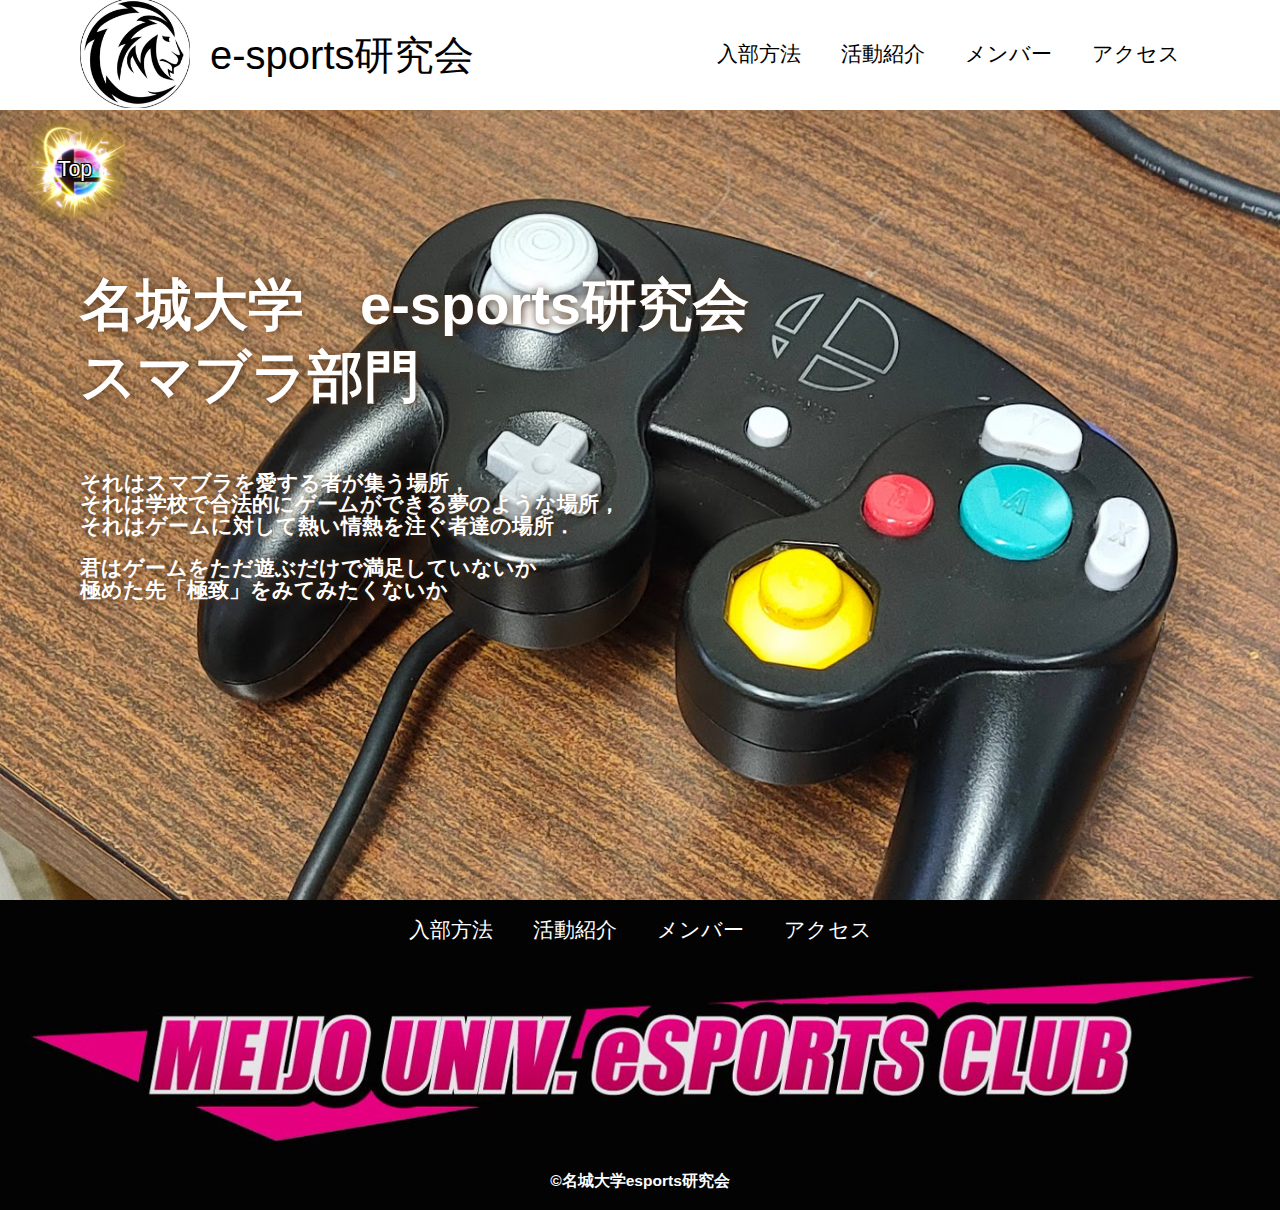
<file: index.html>
<!DOCTYPE html>
<html>
    <head>
        <meta charset="UTF-8">
        <title>名城大学esports研究会HP</title>
        <meta name="description" content="名城大学esports研究会HP">
        <meta name="viewport" content="width=device-width">
        <script src="https://ajax.googleapis.com/ajax/libs/jquery/1.11.0/jquery.min.js"></script>
        <script src="js/script.js"></script>
        <link href="css/index.css" rel="stylesheet">
        <link rel="preconnect" href="https://fonts.googleapis.com">
        <link rel="preconnect" href="https://fonts.gstatic.com" crossorigin>
        <link href="https://fonts.googleapis.com/css2?family=Noto+Sans+JP:wght@100..900&display=swap" rel="stylesheet">  
    </head>
    <body>
        <header class="header">
            <div class="header-inner">
                <a class="header-logo" href="index.html">
                    <img src="images/common/X_アイコン.jpg" alt="ロゴ">
                </a>
                <a class="header-text" href="index.html">
                    e-sports研究会
                </a>
                <button class="toggle-menu-button"></button>
                <div class="header-site-menu">
                    <nav class="site-menu">
                        <ul>
                            <li><a href="HowToJoin.html">入部方法</a></li>
                            <li><a href="concept.html">活動紹介</a></li>
                            <li><a href="members.html">メンバー</a></li>
                            <li><a href="access.html">アクセス</a></li>
                        </ul>
                    </nav>
                </div>
            </div>
        </header>
        <main class="main">
            
            <nav class="floating">
                <ul>
                    <li><a href="#">Top</a></li>
                </ul>
            </nav>
            <div class="space">
                <a>空白</a>
            </div>
            <div class="first-view">
                <div class="first-view-text">
                    <h1>
                        名城大学　e-sports研究会<br>
                        スマブラ部門
                    </h1>
                    <p></p>
                    <div class="lead">
                        それはスマブラを愛する者が集う場所，<br>
                        それは学校で合法的にゲームができる夢のような場所，<br>
                        それはゲームに対して熱い情熱を注ぐ者達の場所．<br><br>

                        君はゲームをただ遊ぶだけで満足していないか<br>
                        極めた先「極致」をみてみたくないか
                    </div>
                </div>
            </div>
        </main>
        <footer class="footer">
            <nav class="footer-menu">
                <ul>
                    <li><a href="HowToJoin.html">入部方法</a></li>
                    <li><a href="concept.html">活動紹介</a></li>
                    <li><a href="members.html">メンバー</a></li>
                    <li><a href="access.html">アクセス</a></li>
                </ul>
            </nav>
            <a class="footer-image-container" href="index.html">
                <img src="images/common/X_ヘッダー.jpg" alt="Footer Image" class="footer-image">
            </a>
            <p class="copyright"><small>&copy;名城大学esports研究会</small></p>
        </footer>
    </body>
</html>
</file>
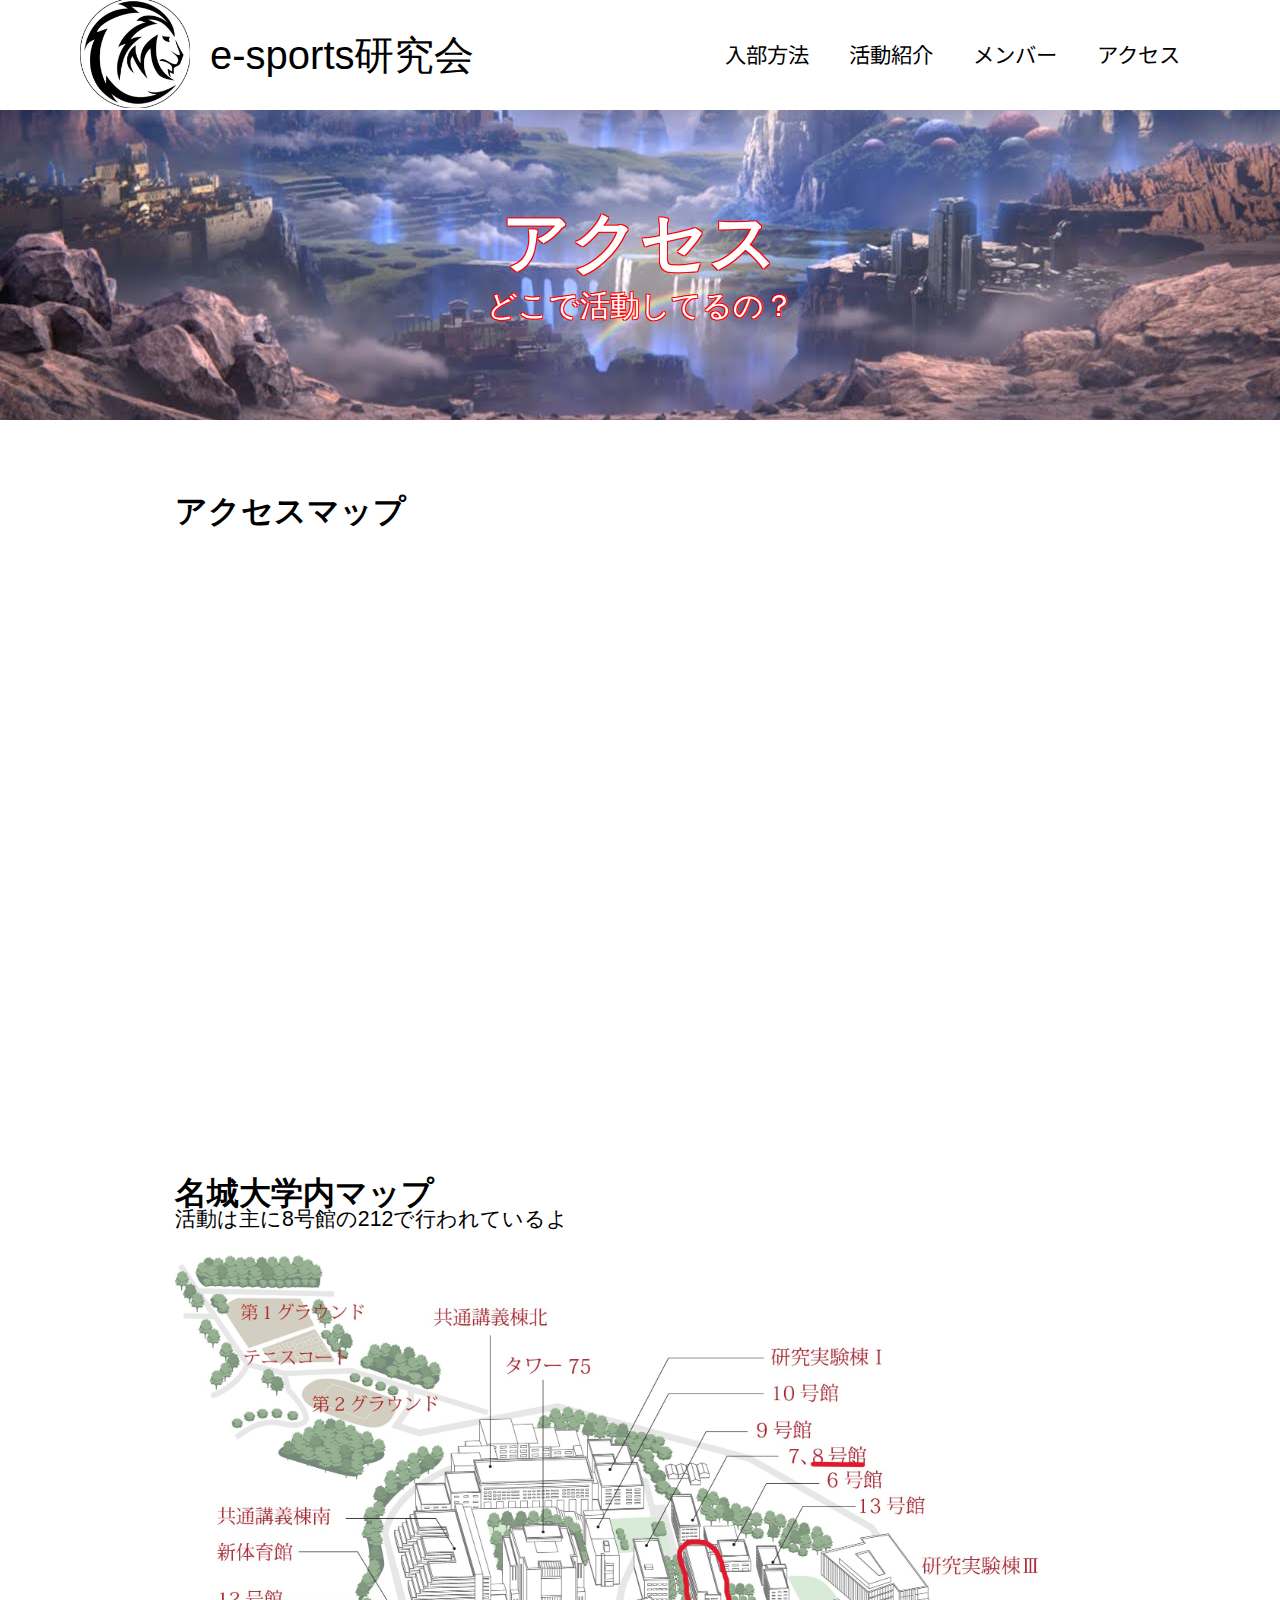
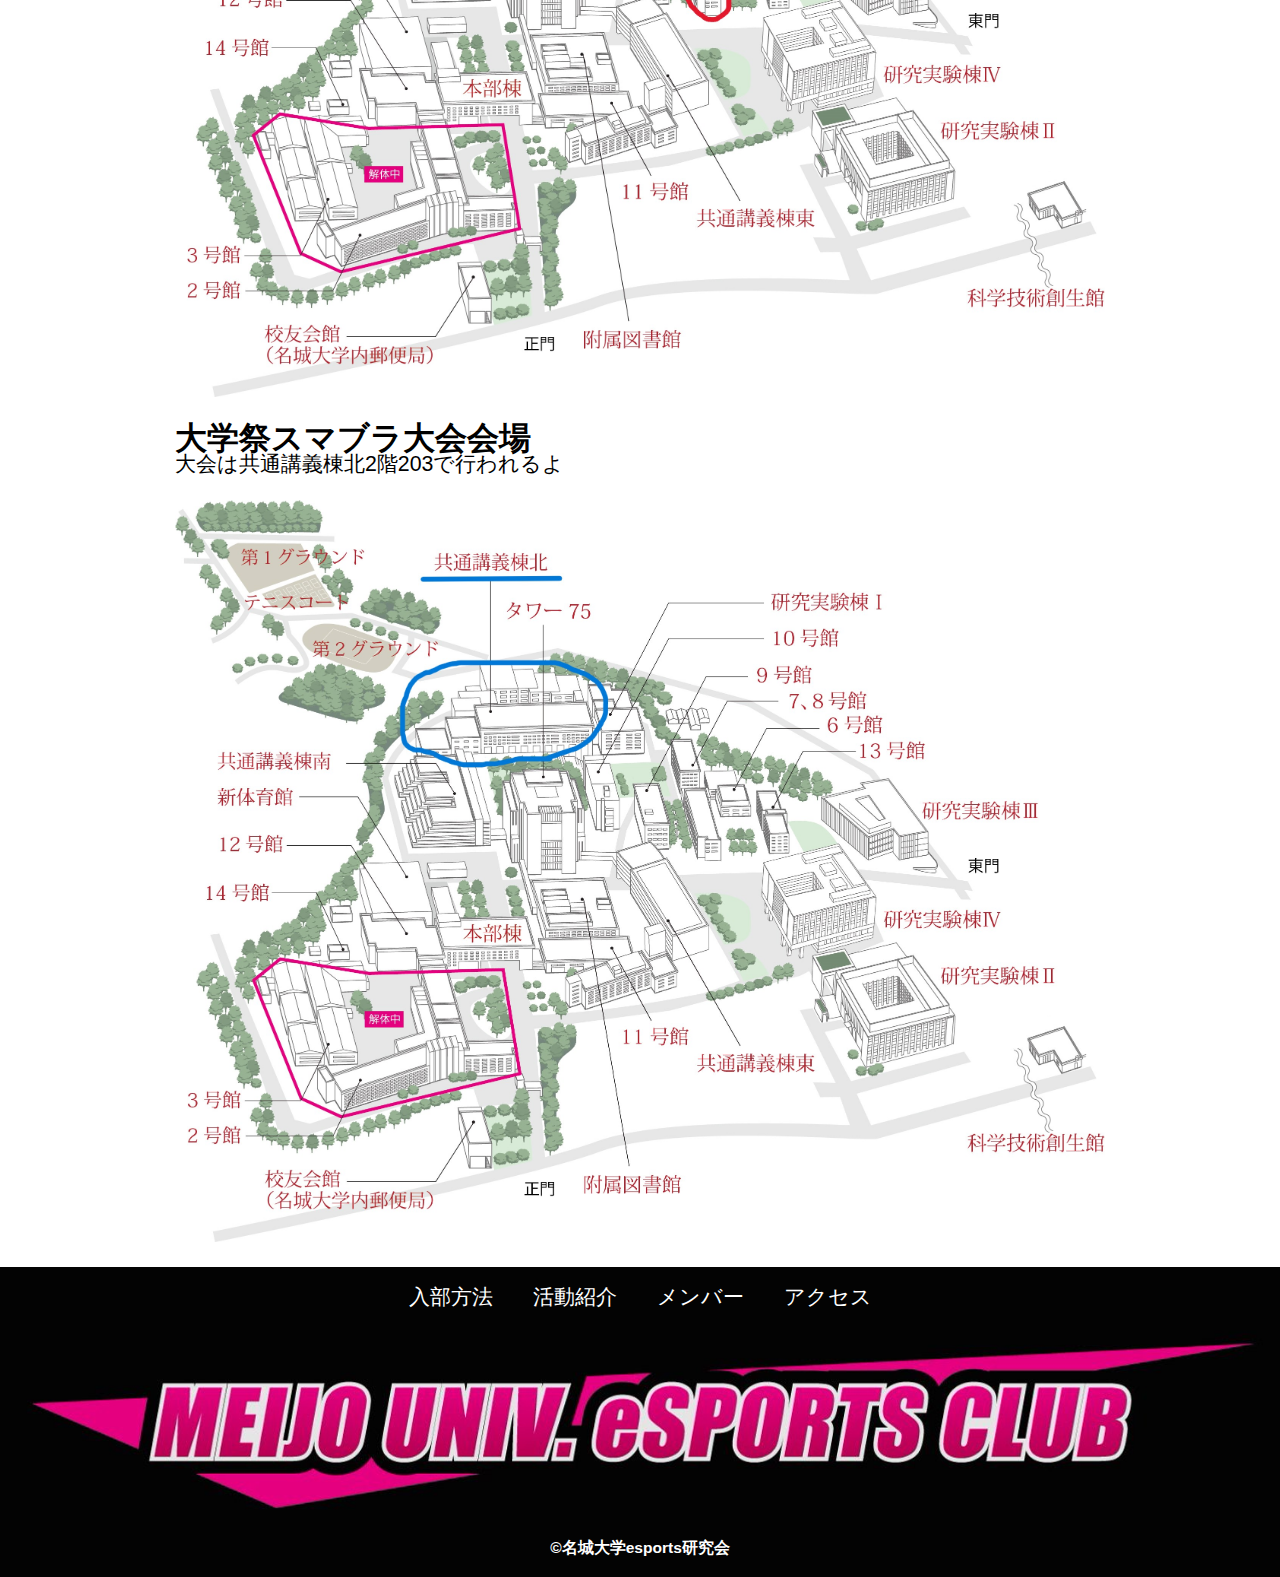
<file: access.html>
<!DOCTYPE html>
<html>
    <head>
        <meta charset="UTF-8">
        <title>アクセスマップ</title>
        <meta name="description" content="access map">
        <meta name="viewport" content="width=device-width">
        <script src="https://ajax.googleapis.com/ajax/libs/jquery/1.11.0/jquery.min.js"></script>
        <script src="js/script.js"></script>
        <link href="css/common.css" rel="stylesheet">
        <link href="css/access.css" rel="stylesheet">
        <link rel="preconnect" href="https://fonts.googleapis.com">
        <link rel="preconnect" href="https://fonts.gstatic.com" crossorigin>
        <link href="https://fonts.googleapis.com/css2?family=Noto+Sans+JP:wght@100..900&display=swap" rel="stylesheet">  
    </head>
    <body>
        <header class="header">
            <div class="header-inner">
                <a class="header-logo" href="index.html">
                    <img src="images/common/X_アイコン.jpg" alt="ロゴ">
                </a>
                <a class="header-text" href="index.html">
                    e-sports研究会
                </a>
                <button class="toggle-menu-button"></button>
                <div class="header-site-menu">
                    <nav class="site-menu">
                        <ul>
                            <li><a href="HowToJoin.html">入部方法</a></li>
                            <li><a href="concept.html">活動紹介</a></li>
                            <li><a href="members.html">メンバー</a></li>
                            <li><a href="access.html">アクセス</a></li>
                        </ul>
                    </nav>
                </div>
            </div>
        </header>
        <main class="main">
            <div class="title">
                <h1>アクセス</h1>
                <p>どこで活動してるの？</p>
            </div>
            <div class="map">
                <h2>アクセスマップ</h2>
                <iframe src="https://www.google.com/maps/embed?pb=!1m18!1m12!1m3!1d1631.4246070876834!2d136.9775551914382!3d35.135436215636744!2m3!1f0!2f0!3f0!3m2!1i1024!2i768!4f13.1!3m3!1m2!1s0x60037ad5058b80e9%3A0x3651df670b800f72!2z44CSNDY4LTAwNzMg5oSb55-l55yM5ZCN5Y-k5bGL5biC5aSp55m95Yy65aGp6Yec5Y-j77yR5LiB55uu77yU77yR77yR!5e0!3m2!1sja!2sjp!4v1687501724149!5m2!1sja!2sjp" style="border:0;" allowfullscreen="" loading="lazy" referrerpolicy="no-referrer-when-downgrade"></iframe>
                <h2>名城大学内マップ</h2>
                <a>活動は主に8号館の212で行われているよ</a>
                <img src="images/access/access.jpg" alt="map">
                <h2>大学祭スマブラ大会会場</h2>
                <a>大会は共通講義棟北2階203で行われるよ</a>
                <img src="images/access/access_gakusai.jpg" alt="map">
            </div>
        </main>
        <footer class="footer">
            <nav class="footer-menu">
                <ul>
                    <li><a href="HowToJoin.html">入部方法</a></li>
                    <li><a href="concept.html">活動紹介</a></li>
                    <li><a href="members.html">メンバー</a></li>
                    <li><a href="access.html">アクセス</a></li>
                </ul>
            </nav>
            <a class="footer-image-container" href="index.html">
                <img src="images/common/X_ヘッダー.jpg" alt="Footer Image" class="footer-image">
            </a>
            <p class="copyright"><small>&copy;名城大学esports研究会</small></p>
        </footer>
    </body>
</html>
</file>
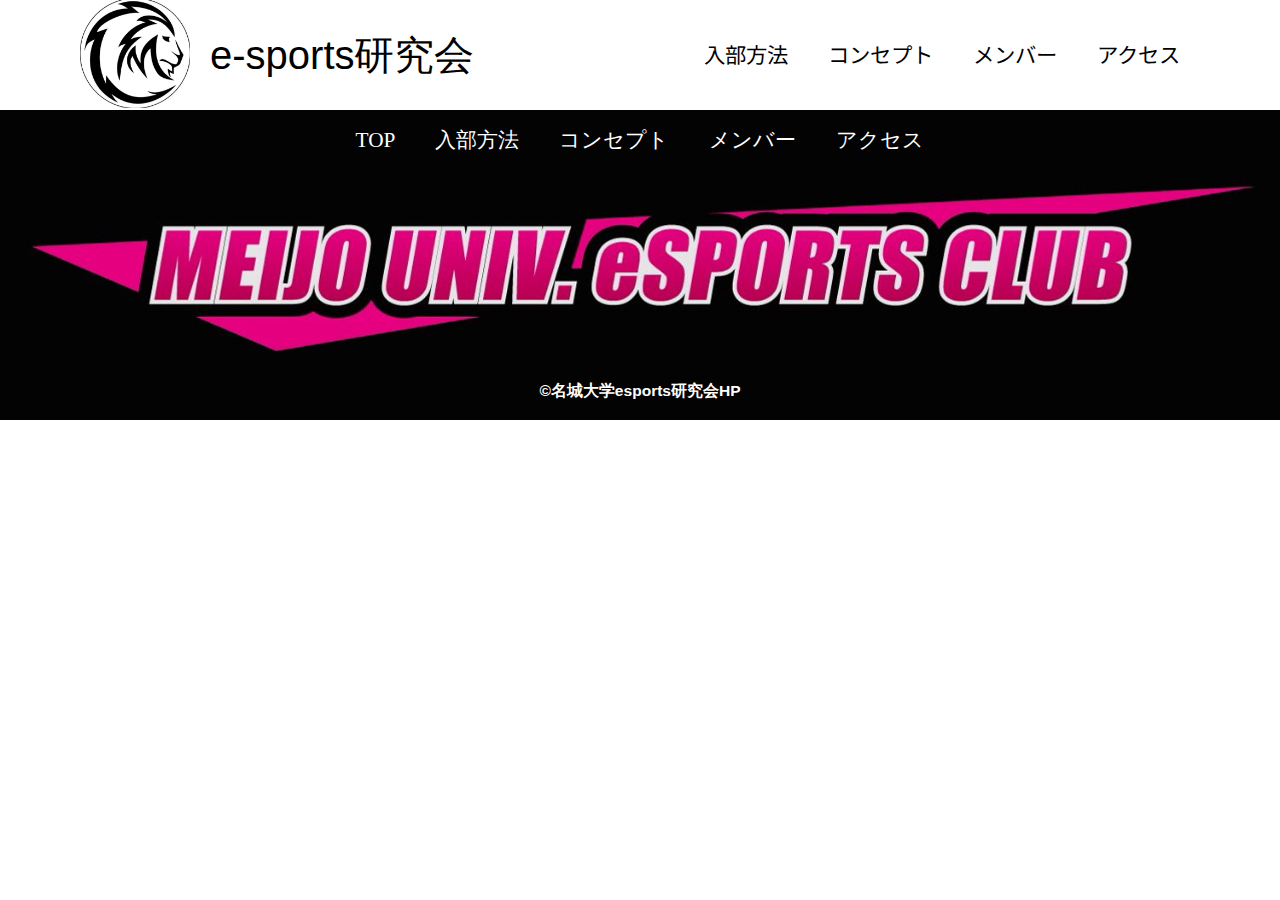
<file: common.html>
<!DOCTYPE html>
<html>
    <head>
        <meta charset="UTF-8">
        <title>名城大学esports研究会HP</title>
        <meta name="description" content="名城大学esports研究会HP">
        <meta name="viewport" content="width=device-width">
        <script src="https://ajax.googleapis.com/ajax/libs/jquery/1.11.0/jquery.min.js"></script>
        <script src="js/script.js"></script>
        <link href="css/common.css" rel="stylesheet">
        <link rel="preconnect" href="https://fonts.googleapis.com">
        <link rel="preconnect" href="https://fonts.gstatic.com" crossorigin>
        <link href="https://fonts.googleapis.com/css2?family=Noto+Sans+JP:wght@100..900&display=swap" rel="stylesheet"> 
    </head>
    <body>
        <header class="header">
            <div class="header-inner">
                <a class="header-logo" href="index.html">
                    <img src="images/common/X_アイコン.jpg" alt="ロゴ">
                </a>
                <a class="header-text" href="index.html">
                    e-sports研究会
                </a>
                <button class="toggle-menu-button"></button>
                <div class="header-site-menu">
                    <nav class="site-menu">
                        <ul>
                            <li><a href="HowToJoin.html">入部方法</a></li>
                            <li><a href="concept.html">コンセプト</a></li>
                            <li><a href="members.html">メンバー</a></li>
                            <li><a href="access.html">アクセス</a></li>
                        </ul>
                    </nav>
                </div>
            </div>
        </header>
        <main class="main"></main>
        <footer class="footer">
            <nav class="footer-menu">
                <ul>
                    <li><a href="index.html">TOP</a></li>
                    <li><a href="HowToJoin.html">入部方法</a></li>
                    <li><a href="concept.html">コンセプト</a></li>
                    <li><a href="members.html">メンバー</a></li>
                    <li><a href="access.html">アクセス</a></li>
                </ul>
            </nav>
            <p class="copyright"><small>&copy;名城大学esports研究会HP</small></p>
        </footer>
    </body>
</html>
</file>
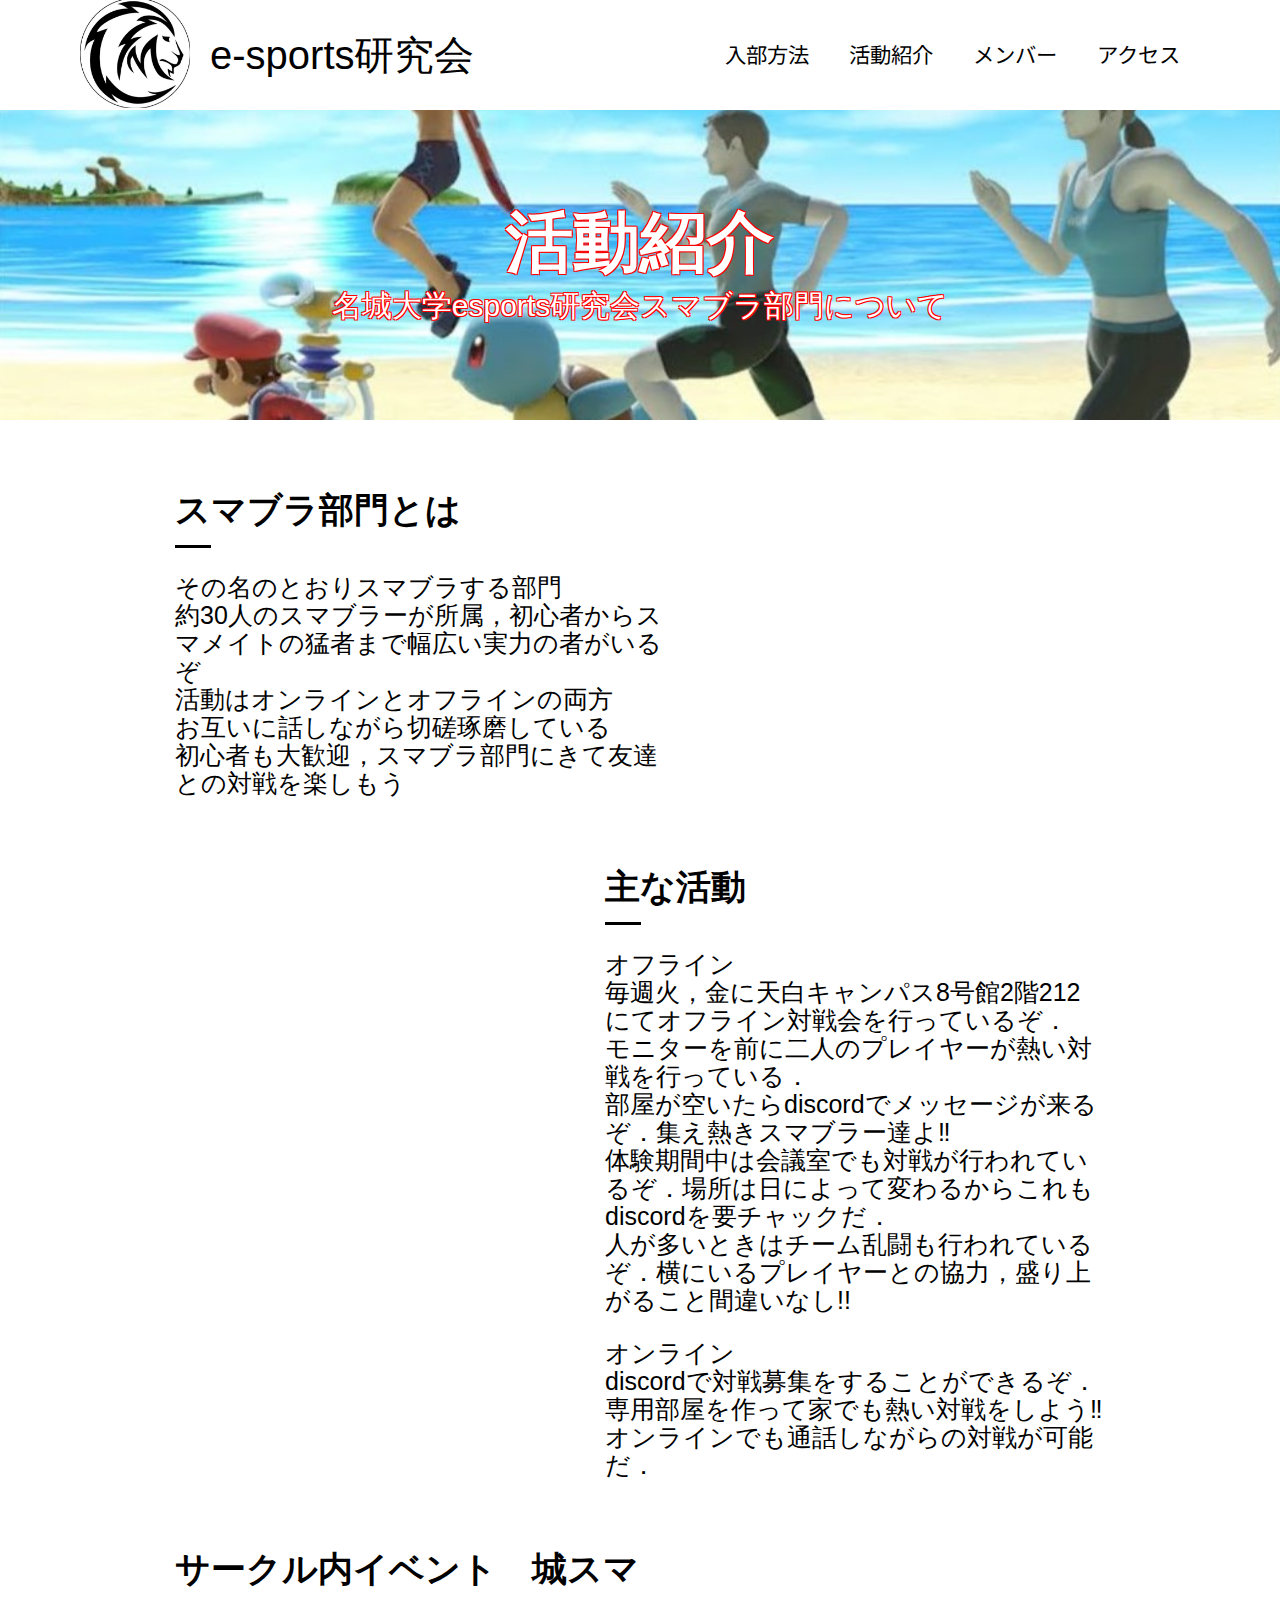
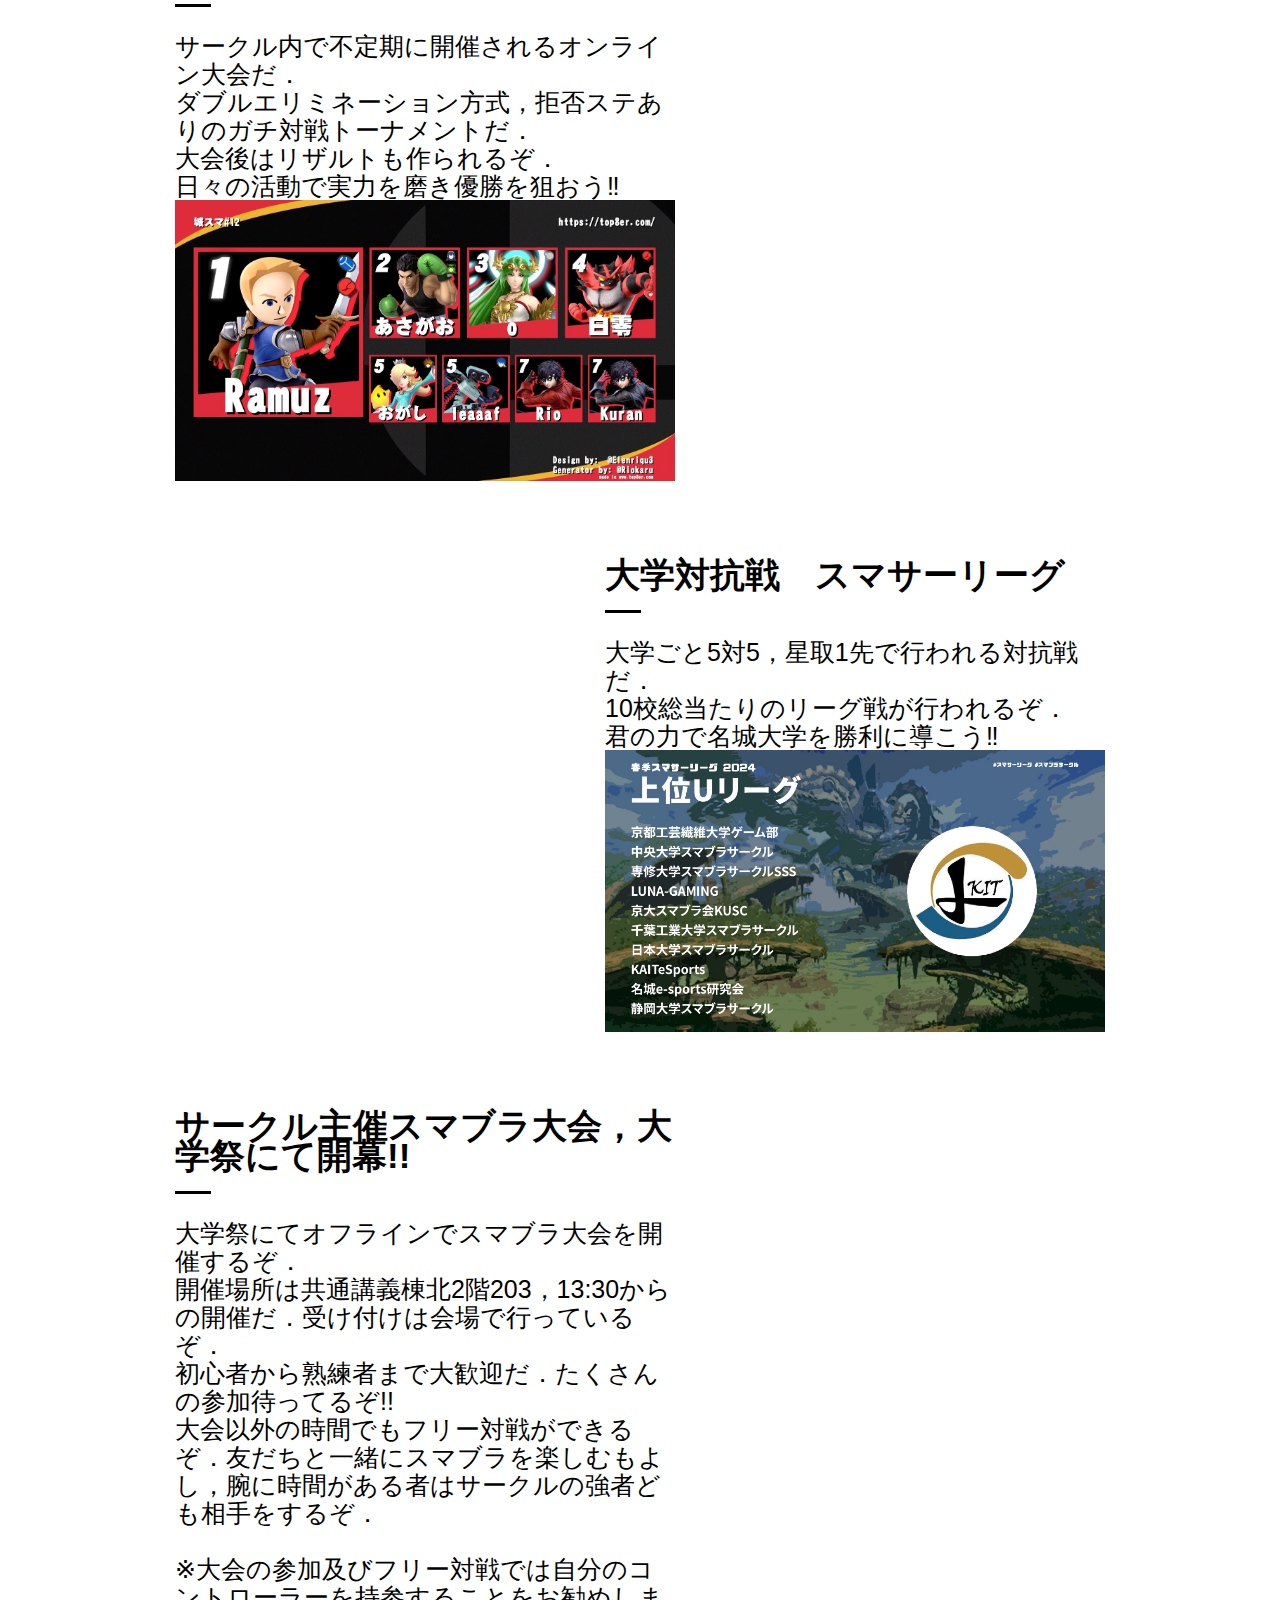
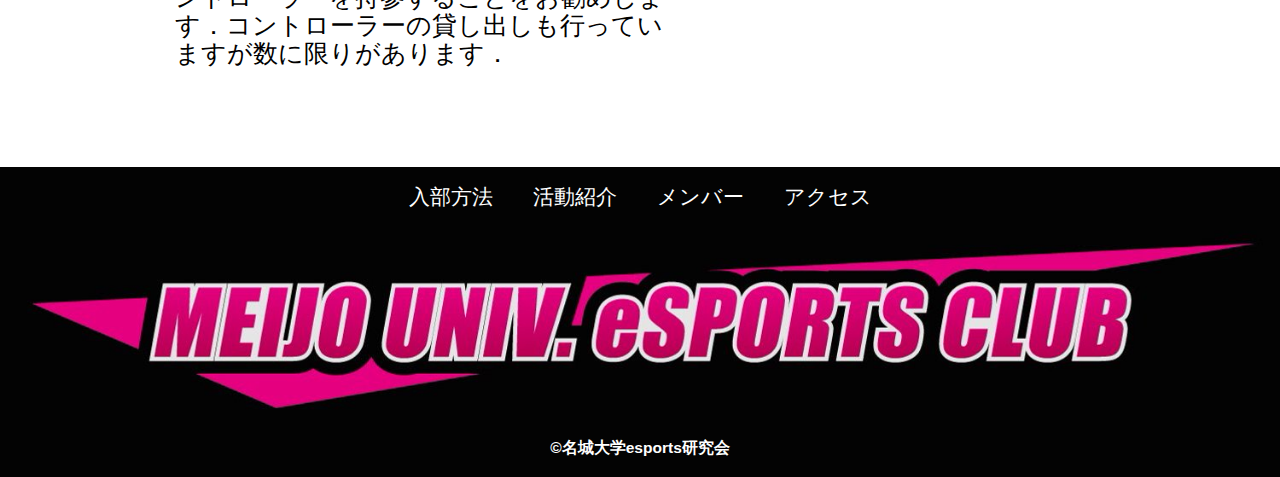
<file: concept.html>
<!DOCTYPE html>
<html>
    <head>
        <meta charset="UTF-8">
        <title>コンセプト</title>
        <meta name="description" content="名城大学esports研究会のコンセプト">
        <meta name="viewport" content="width=device-width">
        <script src="https://ajax.googleapis.com/ajax/libs/jquery/1.11.0/jquery.min.js"></script>
        <script src="js/script.js"></script>
        <link href="css/common.css" rel="stylesheet">
        <link href="css/concept.css" rel="stylesheet">
        <link rel="preconnect" href="https://fonts.googleapis.com">
        <link rel="preconnect" href="https://fonts.gstatic.com" crossorigin>
        <link href="https://fonts.googleapis.com/css2?family=Noto+Sans+JP:wght@100..900&display=swap" rel="stylesheet">
    </head>
    <body>
        <header class="header">
            <div class="header-inner">
                <a class="header-logo" href="index.html">
                    <img src="images/common/X_アイコン.jpg" alt="ロゴ">
                </a>
                <a class="header-text" href="index.html">
                    e-sports研究会
                </a>
                <button class="toggle-menu-button"></button>
                <div class="header-site-menu">
                    <nav class="site-menu">
                        <ul>
                            <li><a href="HowToJoin.html">入部方法</a></li>
                            <li><a href="concept.html">活動紹介</a></li>
                            <li><a href="members.html">メンバー</a></li>
                            <li><a href="access.html">アクセス</a></li>
                        </ul>
                    </nav>
                </div>
            </div>
        </header>
        <main class="main">
            <div class="title">
                <h1>活動紹介</h1>
                <p>名城大学esports研究会スマブラ部門について</p>
            </div>
            <div class="feature">
                <div class="feature-text">
                    <h2>スマブラ部門とは</h2>
                    <p>
                        その名のとおりスマブラする部門<br>
                        約30人のスマブラーが所属，初心者からスマメイトの猛者まで幅広い実力の者がいるぞ<br>
                        活動はオンラインとオフラインの両方<br>
                        お互いに話しながら切磋琢磨している<br>
                        初心者も大歓迎，スマブラ部門にきて友達との対戦を楽しもう
                    </p>
                </div>
            </div>
            <div class="feature reverse">
                <div class="feature-text">
                    <h2>主な活動</h2>
                    <p>
                        オフライン<br>
                        毎週火，金に天白キャンパス8号館2階212にてオフライン対戦会を行っているぞ．<br>
                        モニターを前に二人のプレイヤーが熱い対戦を行っている．<br>
                        部屋が空いたらdiscordでメッセージが来るぞ．集え熱きスマブラー達よ‼<br>
                        体験期間中は会議室でも対戦が行われているぞ．場所は日によって変わるからこれもdiscordを要チャックだ．<br>
                        人が多いときはチーム乱闘も行われているぞ．横にいるプレイヤーとの協力，盛り上がること間違いなし!!
                    </p>
                    <p>
                        オンライン<br>
                        discordで対戦募集をすることができるぞ．専用部屋を作って家でも熱い対戦をしよう‼<br>
                        オンラインでも通話しながらの対戦が可能だ．
                    </p>
                </div>
            </div>
            <div class="feature">
                <div class="feature-text">
                    <h2>サークル内イベント　城スマ</h2>
                    <p>
                        サークル内で不定期に開催されるオンライン大会だ．<br>
                        ダブルエリミネーション方式，拒否ステありのガチ対戦トーナメントだ．<br>
                        大会後はリザルトも作られるぞ．<br>
                        日々の活動で実力を磨き優勝を狙おう‼
                    </p>
                    <img src="images/concept/concept_result.jpg" alt="result" class="concept-img">
                </div>
            </div>
            <div class="feature reverse">
                <div class="feature-text">
                    <h2>大学対抗戦　スマサーリーグ</h2>
                    <p>
                        大学ごと5対5，星取1先で行われる対抗戦だ．<br>
                        10校総当たりのリーグ戦が行われるぞ．<br>
                        君の力で名城大学を勝利に導こう‼
                    </p> 
                    <img src="images/concept/concept_sumasa-.jpg" alt="sumasa" class="concept-img">
                </div>
            </div>
            <div class="feature">
                <div class="feature-text">
                    <h2>サークル主催スマブラ大会，大学祭にて開幕!!</h2>
                    <p>
                        大学祭にてオフラインでスマブラ大会を開催するぞ．<br>
                        開催場所は共通講義棟北2階203，13:30からの開催だ．受け付けは会場で行っているぞ．<br>
                        初心者から熟練者まで大歓迎だ．たくさんの参加待ってるぞ!!<br>
                        大会以外の時間でもフリー対戦ができるぞ．友だちと一緒にスマブラを楽しむもよし，腕に時間がある者はサークルの強者ども相手をするぞ．<br><br>
                        ※大会の参加及びフリー対戦では自分のコントローラーを持参することをお勧めします．コントローラーの貸し出しも行っていますが数に限りがあります．
                    </p>
                </div>
            </div>
<!--
            <div class="movie">
                <h2>名城大学情報工学部のHP</h2>
                <iframe src="https://www.youtube.com/watch?v=uXbvVwjaMBQ&list=WL" title="YouTube video player" frameborder="0" allow="accelerometer; autoplay; clipboard-write; encrypted-media; gyroscope; picture-in-picture" allowfullscreen></iframe>
            <p>情報工学部の紹介動画</p>
            </div>
        -->
        </main>
        <footer class="footer">
            <nav class="footer-menu">
                <ul>
                    <li><a href="HowToJoin.html">入部方法</a></li>
                    <li><a href="concept.html">活動紹介</a></li>
                    <li><a href="members.html">メンバー</a></li>
                    <li><a href="access.html">アクセス</a></li>
                </ul>
            </nav>
            <a class="footer-image-container" href="index.html">
                <img src="images/common/X_ヘッダー.jpg" alt="Footer Image" class="footer-image">
            </a>
            <p class="copyright"><small>&copy;名城大学esports研究会</small></p>
        </footer>
    </body>
</html>
</file>
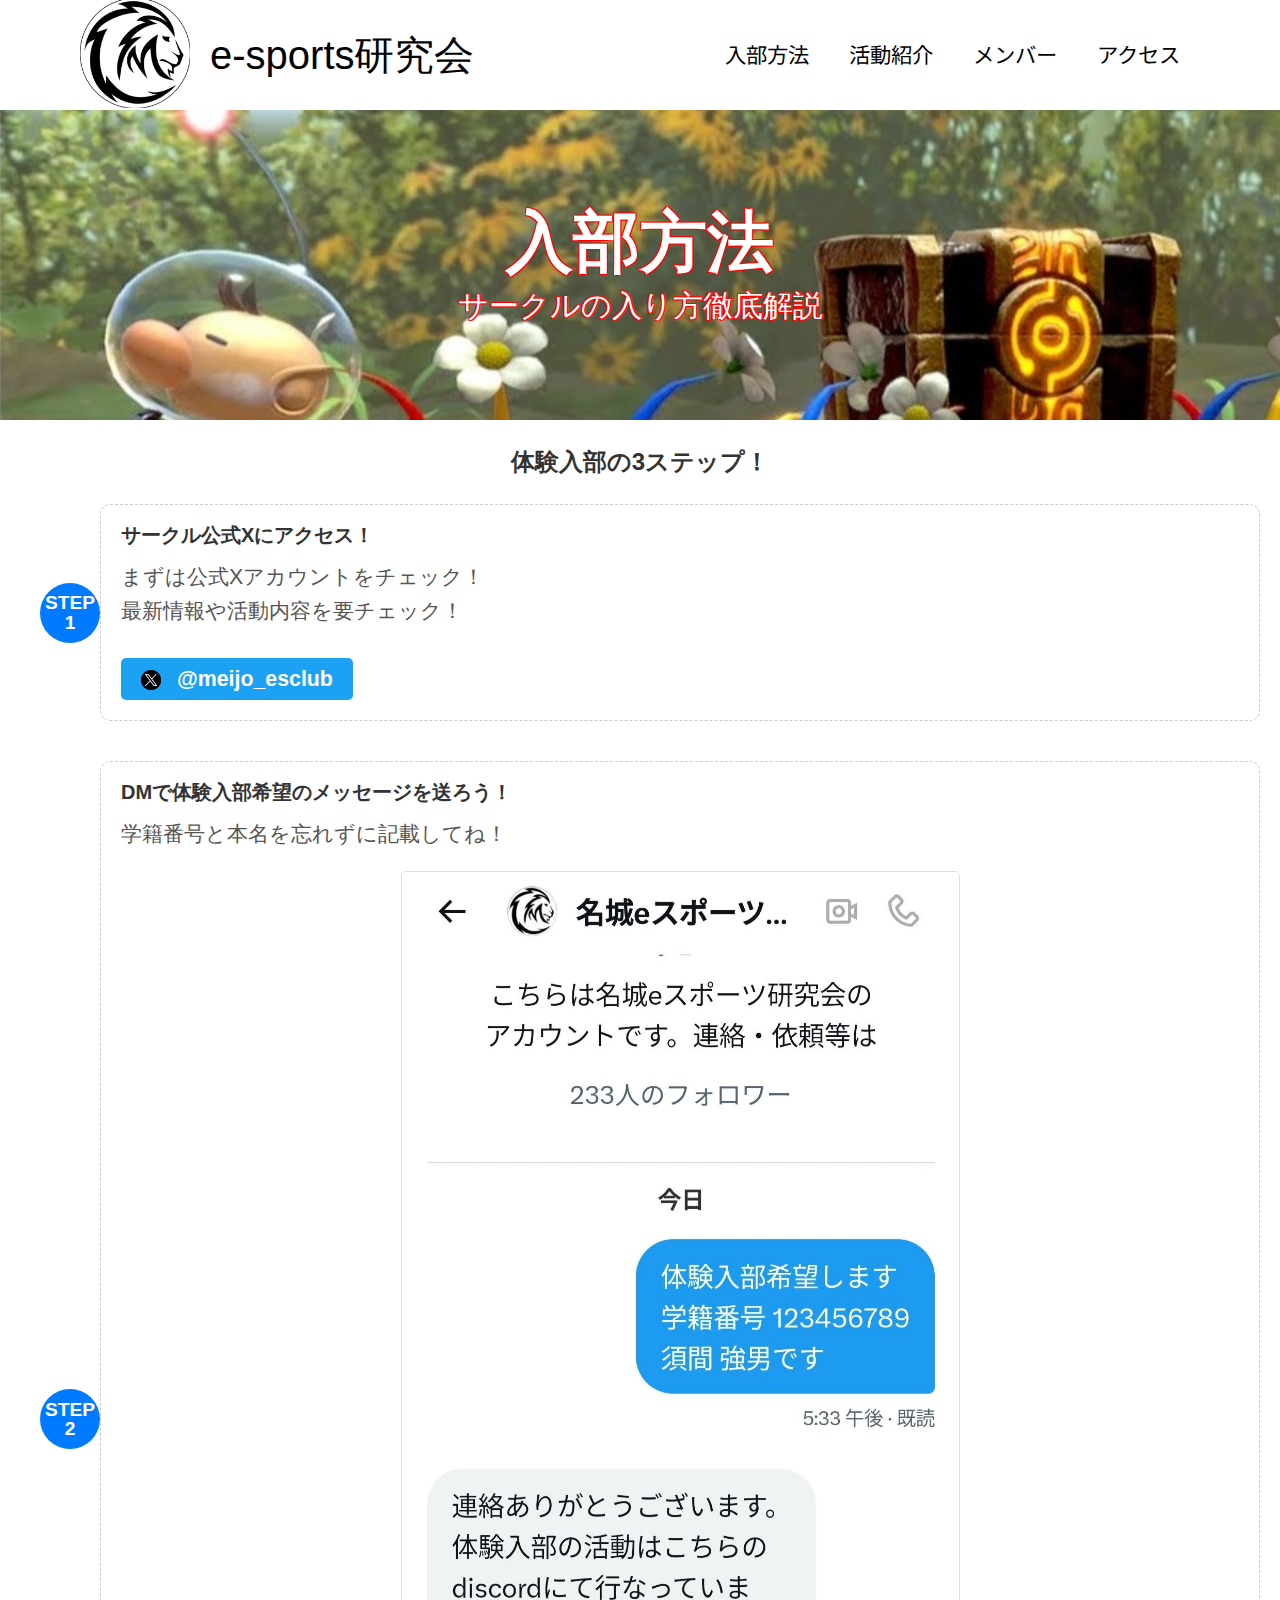
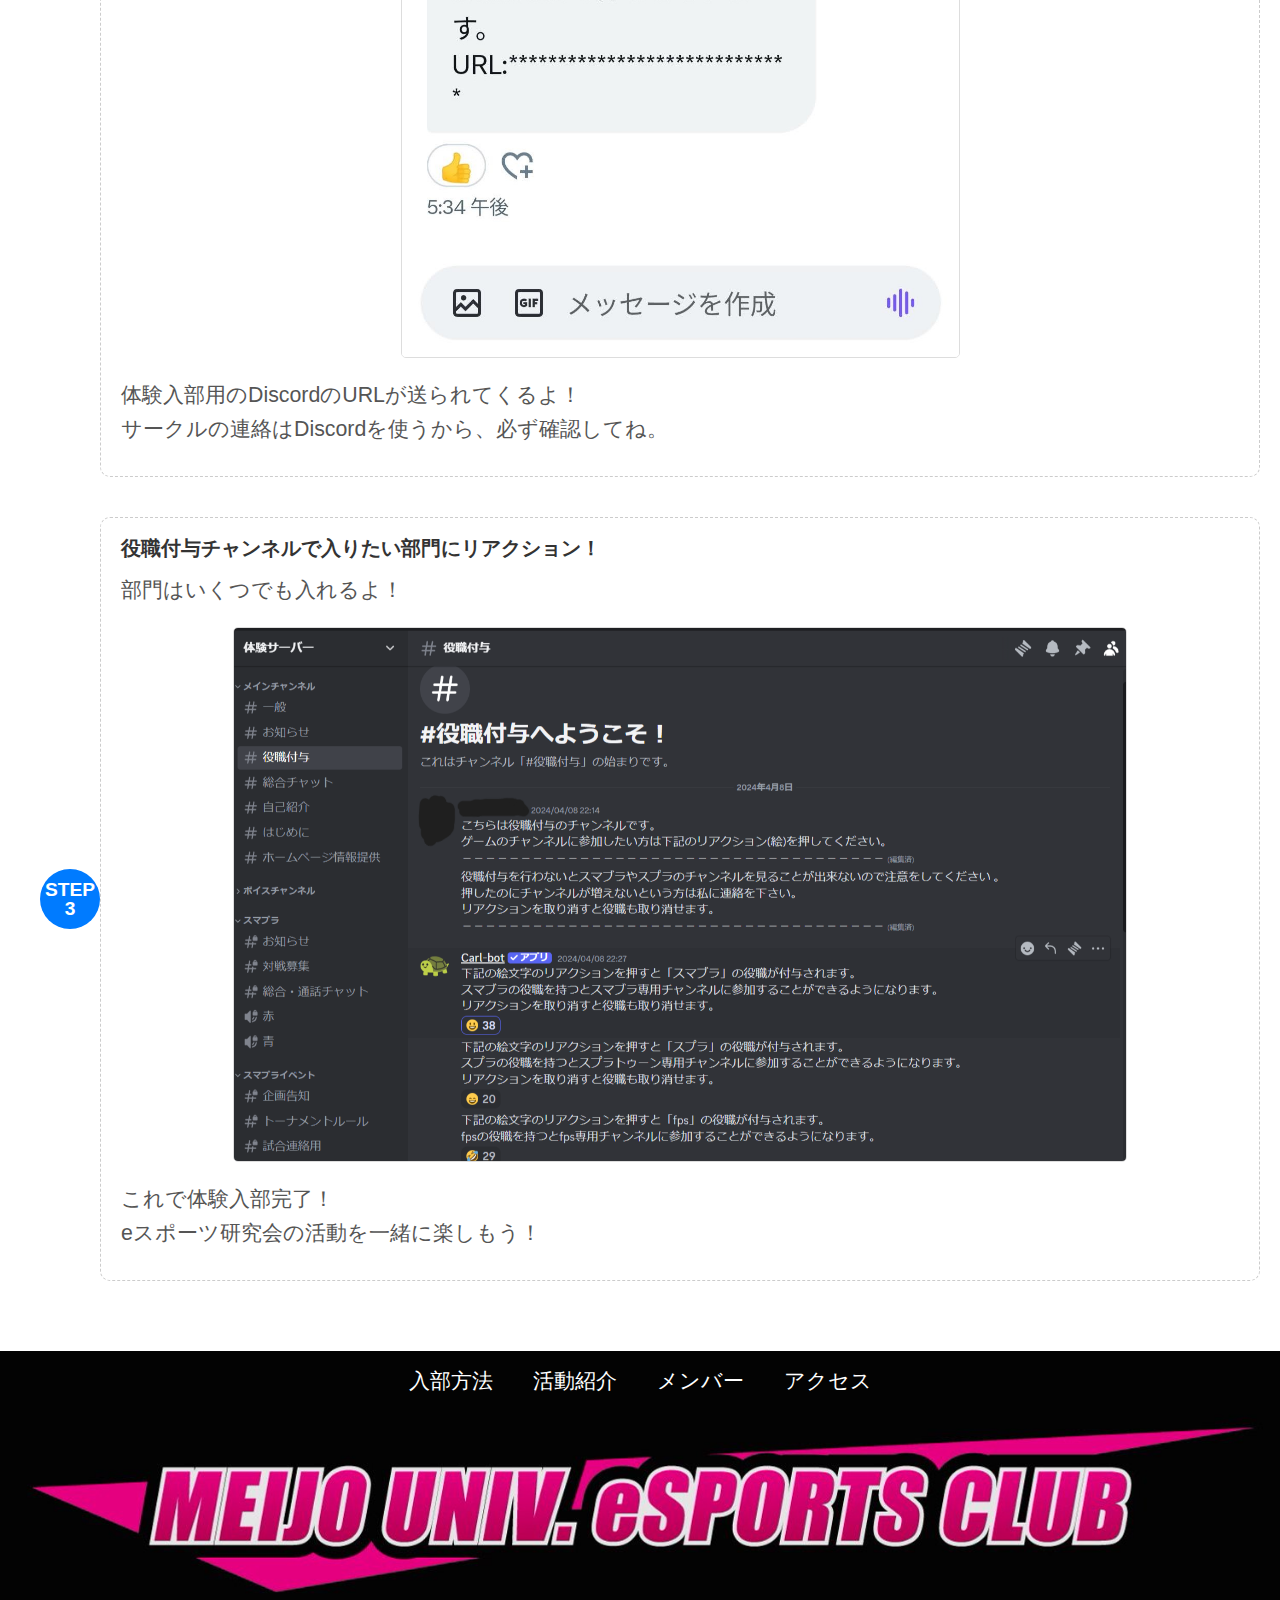
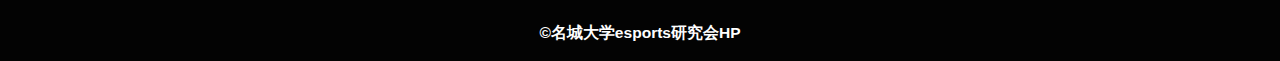
<file: HowToJoin.html>
<!DOCTYPE html>
<html>
    <head>
        <meta charset="UTF-8">
        <title>入部方法</title>
        <meta name="description" content="名城大学esports研究会HP">
        <meta name="viewport" content="width=device-width">
        <script src="https://ajax.googleapis.com/ajax/libs/jquery/1.11.0/jquery.min.js"></script>
        <script src="js/script.js"></script>
        <link href="css/common.css" rel="stylesheet">
        <link href="css/HowToJoin.css" rel="stylesheet"> 
        <link rel="preconnect" href="https://fonts.googleapis.com">
        <link rel="preconnect" href="https://fonts.gstatic.com" crossorigin>
        <link href="https://fonts.googleapis.com/css2?family=Noto+Sans+JP:wght@100..900&display=swap" rel="stylesheet">   
    </head>
    <body>
        <header class="header">
            <div class="header-inner">
                <a class="header-logo" href="index.html">
                    <img src="images/common/X_アイコン.jpg" alt="ロゴ">
                </a>
                <a class="header-text" href="index.html">
                    e-sports研究会
                </a>
                <button class="toggle-menu-button"></button>
                <div class="header-site-menu">
                    <nav class="site-menu">
                        <ul>
                            <li><a href="HowToJoin.html">入部方法</a></li>
                            <li><a href="concept.html">活動紹介</a></li>
                            <li><a href="members.html">メンバー</a></li>
                            <li><a href="access.html">アクセス</a></li>
                        </ul>
                    </nav>
                </div>
            </div>
        </header>
        <main class="main"></main>
            <div class="title">
                <h1>入部方法</h1>
                <p>サークルの入り方徹底解説</p>
            </div>
            <div class="HowToJoin">
                <h2>体験入部の3ステップ！</h2>
                <ol>
                    <li>
                        <div class="step-content">
                            <h3><span class="step-num">STEP <br>1</span>サークル公式Xにアクセス！</h3>
                            <p>まずは公式Xアカウントをチェック！<br>最新情報や活動内容を要チェック！</p>
                            <a href="https://twitter.com/meijo_esclub" class="twitter-link" target="_blank">
                                <img src="images/HowToJoin/twitter_icon.png" alt="Xアイコン" class="twitter-icon">
                                <span class="account-name">@meijo_esclub</span>
                            </a>
                        </div>
                    </li>
                    <li>
                        <div class="step-content">
                            <h3><span class="step-num">STEP <br>2</span>DMで体験入部希望のメッセージを送ろう！</h3>
                            <p>学籍番号と本名を忘れずに記載してね！</p>
                            <img src="images/HowToJoin/HowToJoin_DM.jpg" alt="DM" class="vertical-img"> 
                            <p>体験入部用のDiscordのURLが送られてくるよ！<br>サークルの連絡はDiscordを使うから、必ず確認してね。</p>
                        </div>
                    </li>
                    <li>
                        <div class="step-content">
                            <h3><span class="step-num">STEP <br>3</span>役職付与チャンネルで入りたい部門にリアクション！</h3>
                            <p>部門はいくつでも入れるよ！</p>
                            <img src="images/HowToJoin/HowToJoin_job.png" alt="job" class="horizontal-img">
                            <p>これで体験入部完了！<br>eスポーツ研究会の活動を一緒に楽しもう！</p>
                        </div>
                    </li>
                </ol>
            </div>
        <footer class="footer">
            <nav class="footer-menu">
                <ul>
                    <li><a href="HowToJon.html">入部方法</a></li>
                    <li><a href="concept.html">活動紹介</a></li>
                    <li><a href="members.html">メンバー</a></li>
                    <li><a href="access.html">アクセス</a></li>
                </ul>
            </nav>
            <a class="footer-image-container" href="index.html">
                <img src="images/common/X_ヘッダー.jpg" alt="Footer Image" class="footer-image">
            </a>
            <p class="copyright"><small>&copy;名城大学esports研究会HP</small></p>
        </footer>
    </body>
</html>
</file>
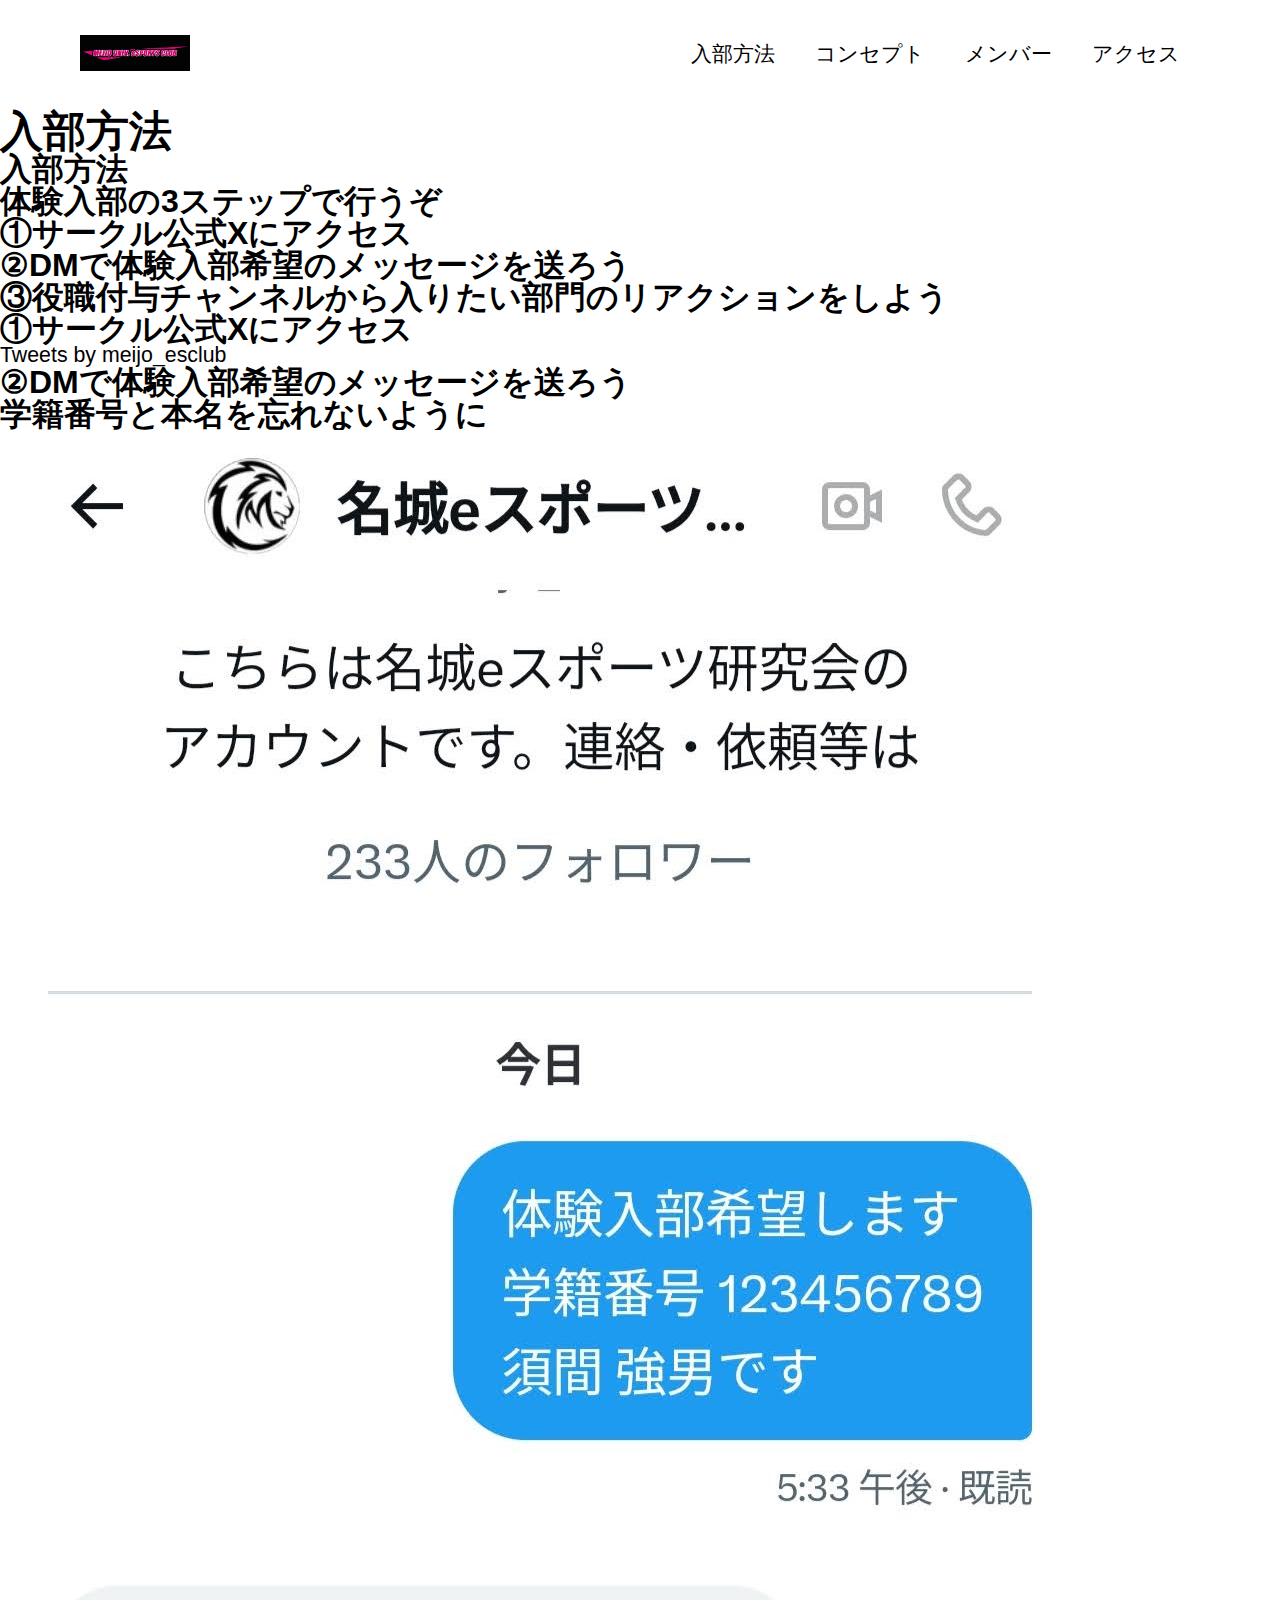
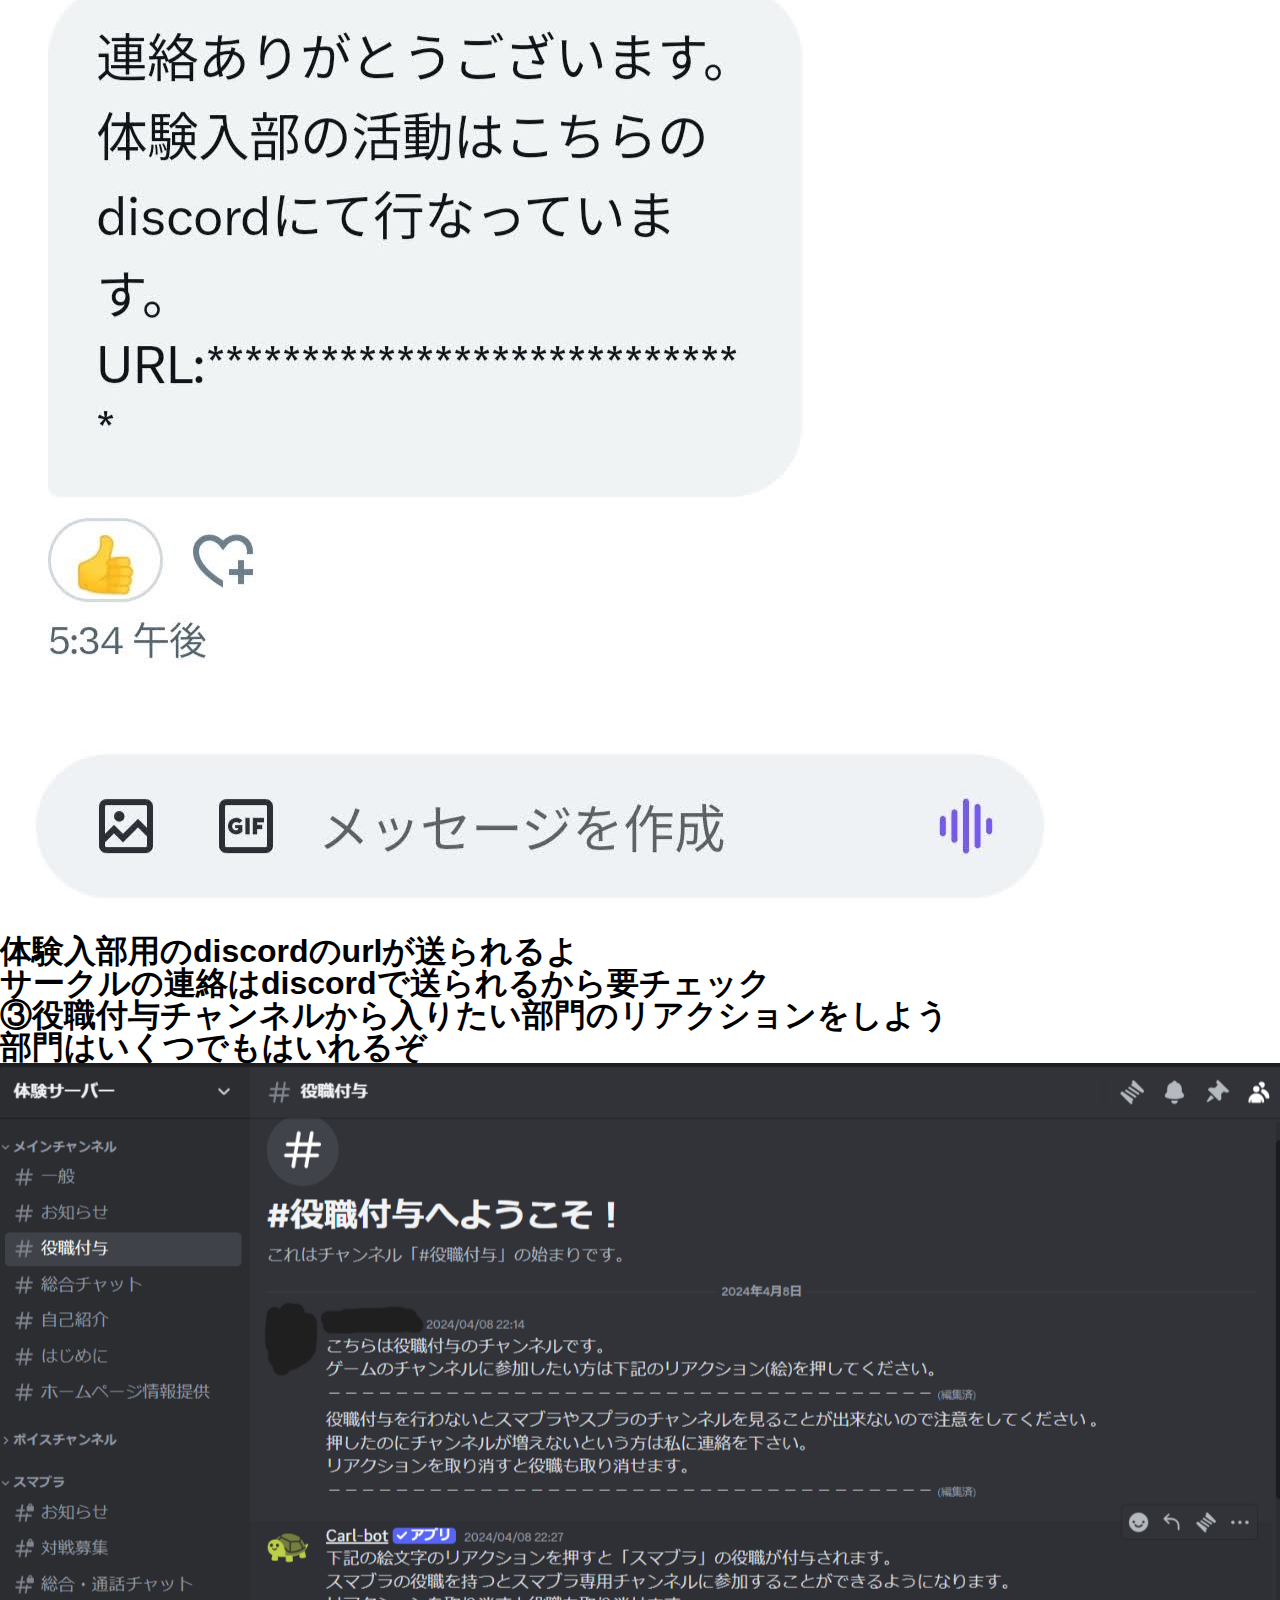
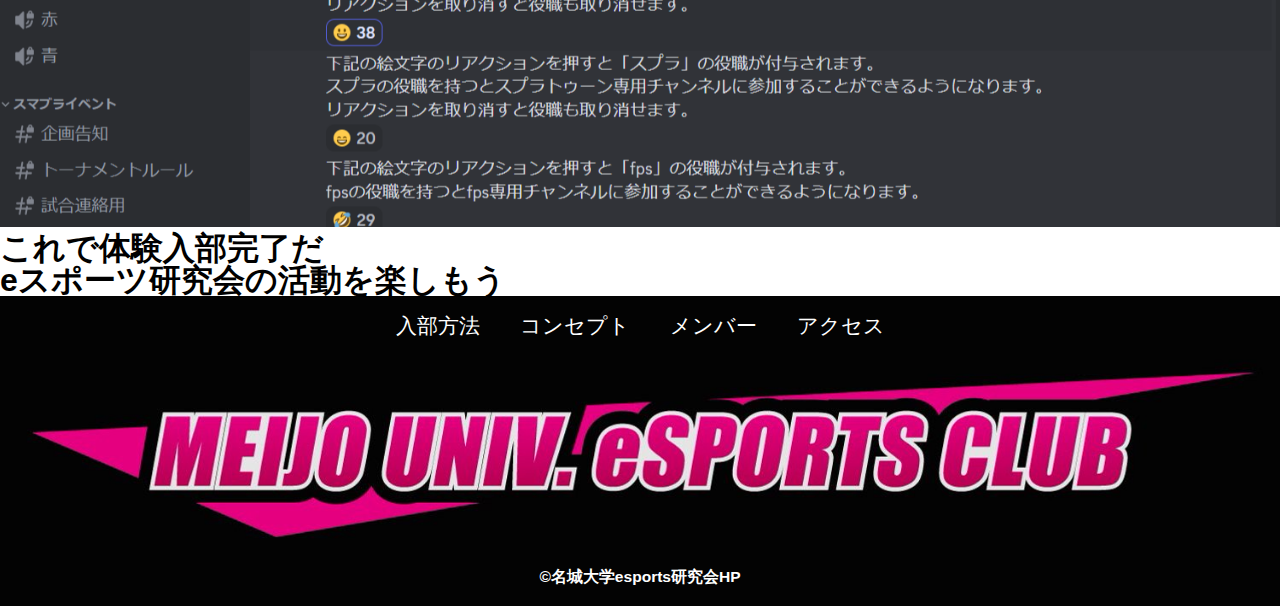
<file: HowToJon.html>
<!DOCTYPE html>
<html>
    <head>
        <meta charset="UTF-8">
        <title>入部方法</title>
        <meta name="description" content="名城大学esports研究会HP">
        <meta name="viewport" content="width=device-width">
        <script src="https://ajax.googleapis.com/ajax/libs/jquery/1.11.0/jquery.min.js"></script>
        <script src="js/script.js"></script>
        <link href="css/common.css" rel="stylesheet">
        <link rel="preconnect" href="https://fonts.googleapis.com">
        <link rel="preconnect" href="https://fonts.gstatic.com" crossorigin>
        <link href="https://fonts.googleapis.com/css2?family=Cherry+Bomb+One&display=swap" rel="stylesheet">    
    </head>
    <body>
        <header class="header">
            <div class="header-inner">
                <a class="header-logo" href="index.html">
                    <img src="images/common/X_ヘッダー.jpg" alt="ロゴ">
                </a>
                <button class="toggle-menu-button"></button>
                <div class="header-site-menu">
                    <nav class="site-menu">
                        <ul>
                            <li><a href="HowToJon.html">入部方法</a></li>
                            <li><a href="concept.html">コンセプト</a></li>
                            <li><a href="members.html">メンバー</a></li>
                            <li><a href="access.html">アクセス</a></li>
                        </ul>
                    </nav>
                </div>
            </div>
        </header>
        <main class="main"></main>
            <div class="title">
                <h1>入部方法</h1>
            </div>
            <div class="HowTOJoin">
                <h2>入部方法</h2>
                <h2>体験入部の3ステップで行うぞ</h2>
                <h2>①サークル公式Xにアクセス</h2>
                <h2>②DMで体験入部希望のメッセージを送ろう</h2>
                <h2>③役職付与チャンネルから入りたい部門のリアクションをしよう</h2>
                <h2>①サークル公式Xにアクセス</h2>
                <a class="twitter-timeline" data-width="1200" data-height="500" href="https://twitter.com/meijo_esclub?ref_src=twsrc%5Etfw">Tweets by meijo_esclub</a> 
                <script async src="https://platform.twitter.com/widgets.js" charset="utf-8"></script>
                <h2>②DMで体験入部希望のメッセージを送ろう</h2>
                <h2>学籍番号と本名を忘れないように</h2>
                <img src="images/HowToJoin/HowToJoin_DM.jpg" alt="DM">
                <h2>体験入部用のdiscordのurlが送られるよ</h2>
                <h2>サークルの連絡はdiscordで送られるから要チェック</h2>
                <h2>③役職付与チャンネルから入りたい部門のリアクションをしよう</h2>
                <h2>部門はいくつでもはいれるぞ</h2>
                <img src="images/HowToJoin/HowToJoin_job.png" alt="job">
                <h2>これで体験入部完了だ</h2>
                <h2>eスポーツ研究会の活動を楽しもう</h2>

            </div>
        <footer class="footer">
            <nav class="site-menu">
                <ul>
                    <li><a href="HowToJon.html">入部方法</a></li>
                    <li><a href="concept.html">コンセプト</a></li>
                    <li><a href="members.html">メンバー</a></li>
                    <li><a href="access.html">アクセス</a></li>
                </ul>
            </nav>
            <a class="footer-logo" href="index.html">
            </a>
            <p class="copyright"><small>&copy;名城大学esports研究会HP</small></p>
        </footer>
    </body>
</html>
</file>
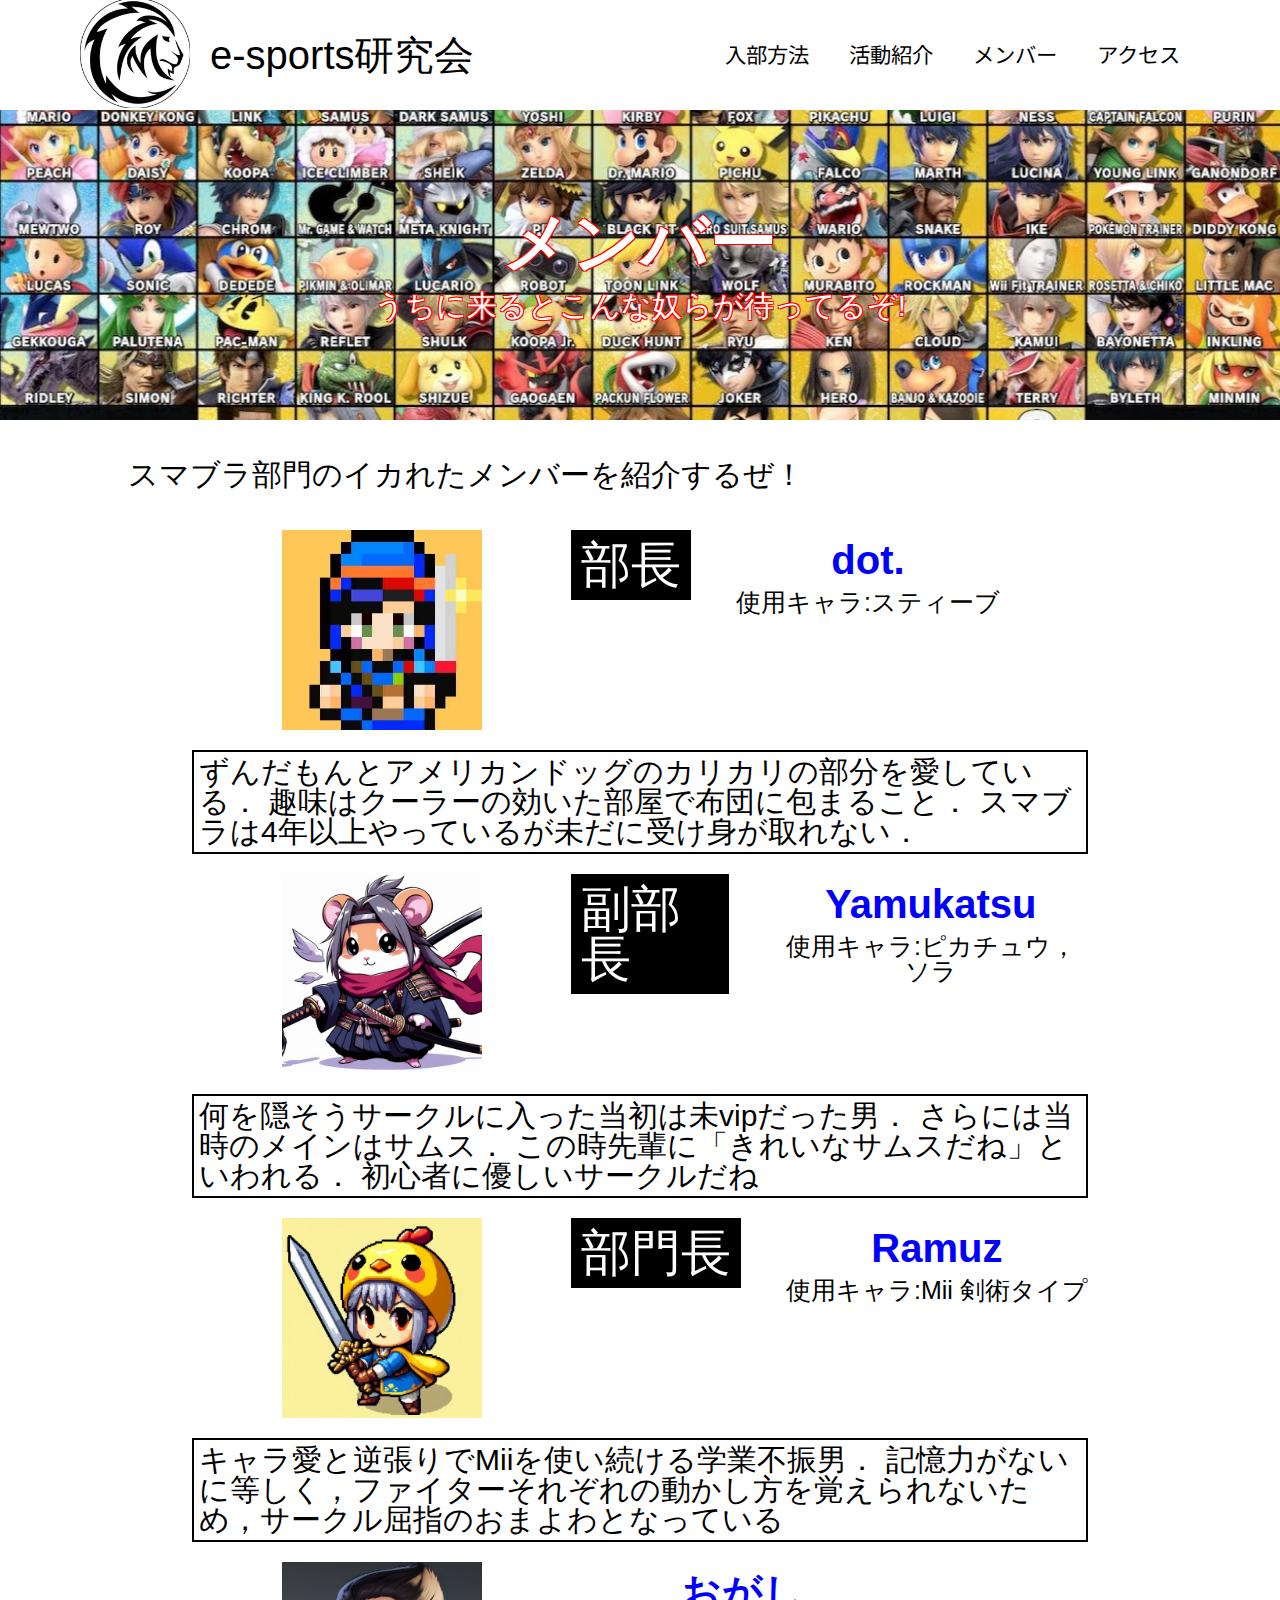
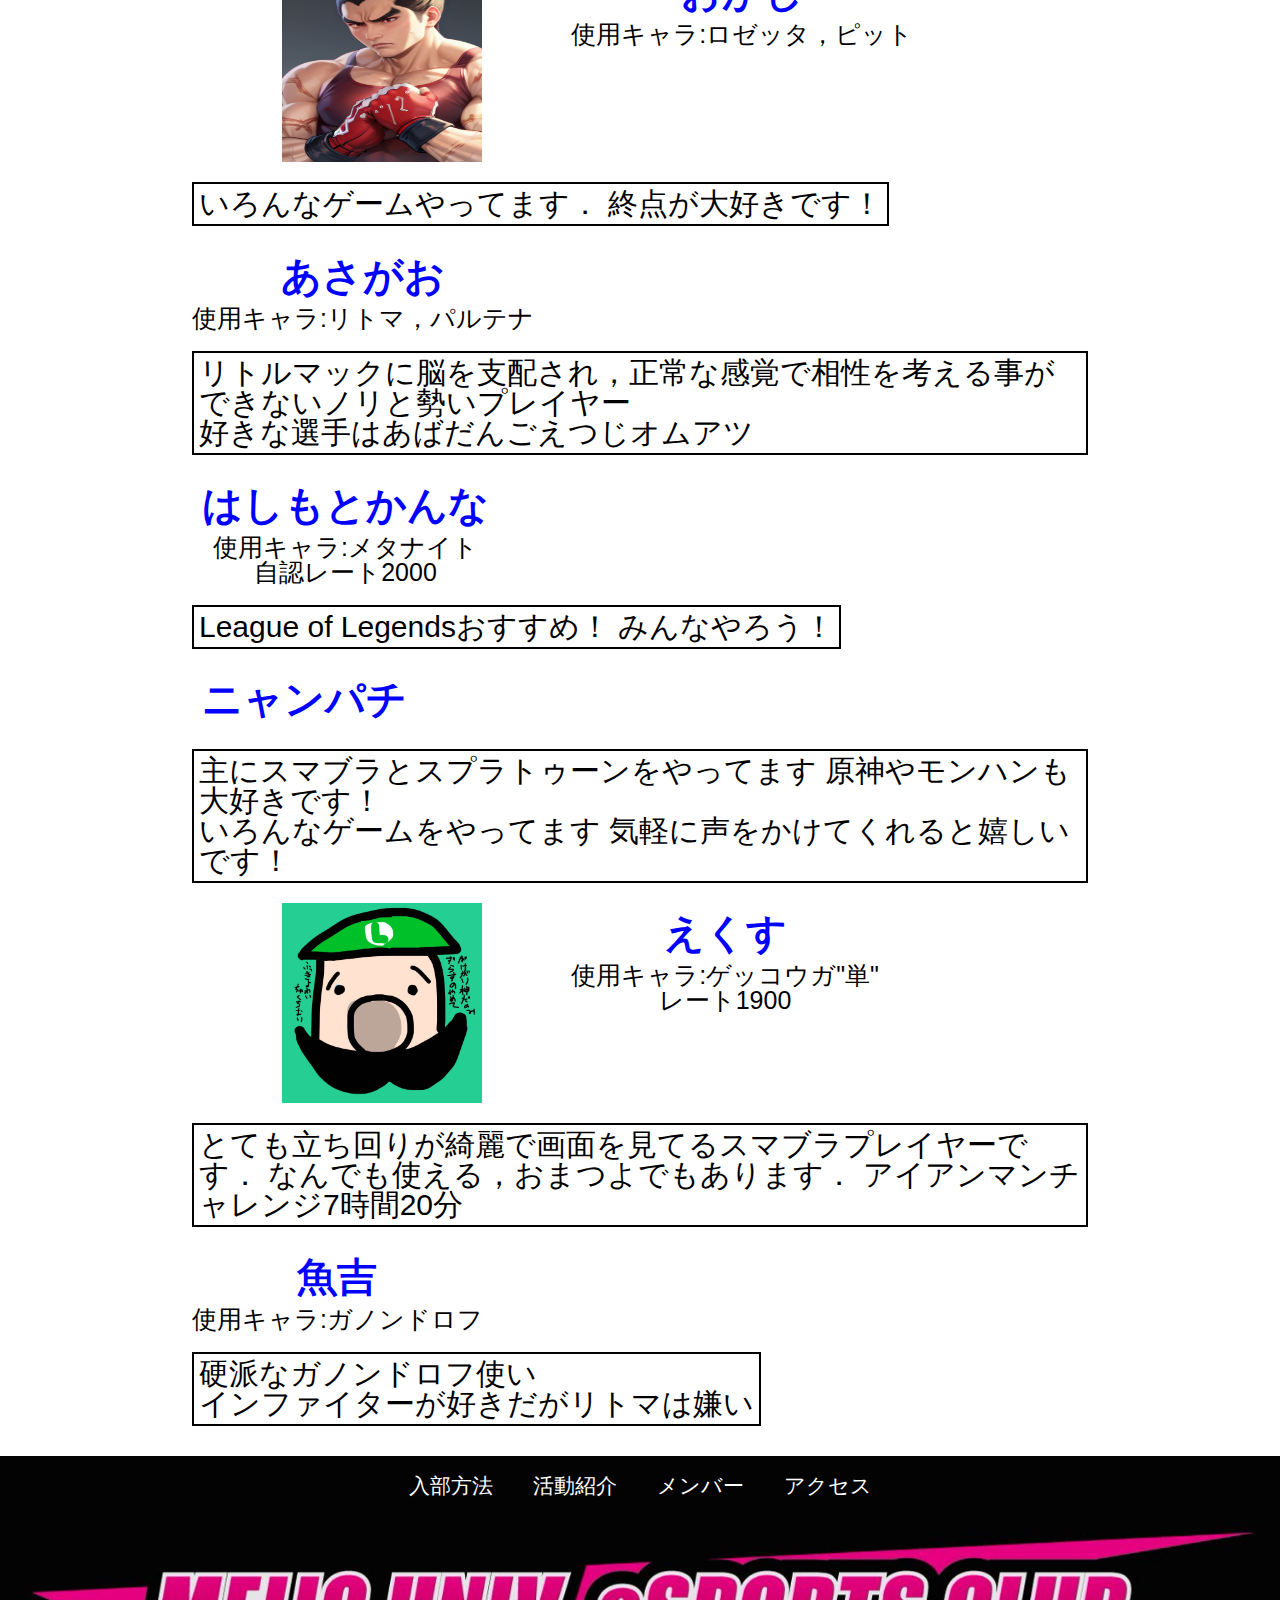
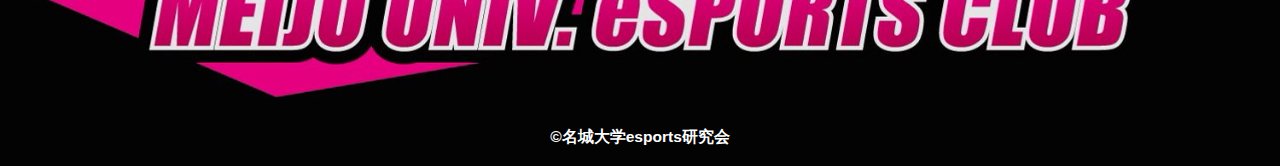
<file: members.html>
<!DOCTYPE html>
<html>
    <head>
        <meta charset="UTF-8">
        <title>所属メンバー</title>
        <meta name="description" content="member">
        <meta name="viewport" content="width=device-width">
        <script src="https://ajax.googleapis.com/ajax/libs/jquery/1.11.0/jquery.min.js"></script>
        <script src="js/script.js"></script>
        <link href="css/common.css" rel="stylesheet">
        <link href="css/members.css" rel="stylesheet">
        <link rel="preconnect" href="https://fonts.googleapis.com">
        <link rel="preconnect" href="https://fonts.gstatic.com" crossorigin>
        <link href="https://fonts.googleapis.com/css2?family=Noto+Sans+JP:wght@100..900&display=swap" rel="stylesheet">
    </head>
    <body>
        <header class="header">
            <div class="header-inner">
                <a class="header-logo" href="index.html">
                    <img src="images/common/X_アイコン.jpg" alt="ロゴ">
                </a>
                <a class="header-text" href="index.html">
                    e-sports研究会
                </a>
                <button class="toggle-menu-button"></button>
                <div class="header-site-menu">
                    <nav class="site-menu">
                        <ul>
                            <li><a href="HowToJoin.html">入部方法</a></li>
                            <li><a href="concept.html">活動紹介</a></li>
                            <li><a href="members.html">メンバー</a></li>
                            <li><a href="access.html">アクセス</a></li>
                        </ul>
                    </nav>
                </div>
            </div>
        </header>
        <main class="main">
            <div class="title">
                <h1>メンバー</h1>
                <p>うちに来るとこんな奴らが待ってるぞ!</p>
            </div>
            <div class="first-text">
                スマブラ部門のイカれたメンバーを紹介するぜ！
            </div>
            <div class="members">
                <ul class="member-list">
                    <li>
                        <img src="images/members/dot._icon.jpg" alt="member_D">
                        <a class="job">部長</a>
                        <dl>
                            <dt>dot.</dt>
                            <dd>使用キャラ:スティーブ</dd>
                        </dl>
                    </li>
                    <p class="speciality">
                        ずんだもんとアメリカンドッグのカリカリの部分を愛している．
                        趣味はクーラーの効いた部屋で布団に包まること．
                        スマブラは4年以上やっているが未だに受け身が取れない．
                    </p>
                    <li>
                        <img src="images/members/Yamukatsu_icon.jpeg" alt="member_A">
                        <a class="job">副部長</a>
                        <dl>
                            <dt>Yamukatsu</dt>
                            <dd>使用キャラ:ピカチュウ，ソラ</dd>
                        </dl>
                    </li>
                    <p class="speciality">
                        何を隠そうサークルに入った当初は未vipだった男．
                        さらには当時のメインはサムス．
                        この時先輩に「きれいなサムスだね」といわれる．
                        初心者に優しいサークルだね
                    </p>
                    <li>
                        <img src="images/members/ramuz_icon.jpg" alt="Ramuz">
                        <a class="job">部門長</a>
                        <dl>
                            <dt>Ramuz</dt>
                            <dd>使用キャラ:Mii 剣術タイプ</dd>
                        </dl>
                    </li>
                    <p class="speciality">
                        キャラ愛と逆張りでMiiを使い続ける学業不振男．
                        記憶力がないに等しく，ファイターそれぞれの動かし方を覚えられないため，サークル屈指のおまよわとなっている
                    </p>
                    <li>
                        <img src="images/members/ogasi_icon.jpg" alt="member_B">
                        <dl>
                            <dt>おがし</dt>
                            <dd>使用キャラ:ロゼッタ，ピット</dd>
                        </dl>
                    </li>
                    <p class="speciality">
                        いろんなゲームやってます．
                        終点が大好きです！
                    </p>
                    <li>
                        <dl>
                            <dt>あさがお</dt>
                            <dd>使用キャラ:リトマ，パルテナ</dd>
                        </dl>
                    </li>
                    <p class="speciality">
                        リトルマックに脳を支配され，正常な感覚で相性を考える事ができないノリと勢いプレイヤー<br>
                        好きな選手はあばだんごえつじオムアツ
                    </p>
                    <li>
                        <dl>
                            <dt>はしもとかんな</dt>
                            <dd>使用キャラ:メタナイト</dd>
                            <dd>自認レート2000</dd>
                        </dl>
                    </li>
                    <p class="speciality">
                        League of Legendsおすすめ！
                        みんなやろう！
                    </p>
                    <li>
                        <dl>
                            <dt>ニャンパチ</dt>
                        </dl>
                    </li>
                    <p class="speciality">
                        主にスマブラとスプラトゥーンをやってます 原神やモンハンも大好きです！<br>
                        いろんなゲームをやってます 気軽に声をかけてくれると嬉しいです！
                    </p>
                    <li>
                        <img src="images/members/ekusu_icon.jpg" alt="member_C">
                        <dl>
                            <dt>えくす</dt>
                            <dd>使用キャラ:ゲッコウガ"単"</dd>
                            <dd>レート1900</dd>
                        </dl>
                    </li>
                    <p class="speciality">
                        とても立ち回りが綺麗で画面を見てるスマブラプレイヤーです．
                        なんでも使える，おまつよでもあります．
                        アイアンマンチャレンジ7時間20分
                    </p>
                    <li>
                        <dl>
                            <dt>魚吉</dt>
                            <dd>使用キャラ:ガノンドロフ</dd>
                        </dl>
                    </li>
                    <p class="speciality">
                        硬派なガノンドロフ使い<br>
                        インファイターが好きだがリトマは嫌い
                    </p>
                </ul>
            </div>
        </main>
        <footer class="footer">
            <nav class="footer-menu">
                <ul>
                    <li><a href="HowToJoin.html">入部方法</a></li>
                    <li><a href="concept.html">活動紹介</a></li>
                    <li><a href="members.html">メンバー</a></li>
                    <li><a href="access.html">アクセス</a></li>
                </ul>
            </nav>
            <a class="footer-image-container" href="index.html">
                <img src="images/common/X_ヘッダー.jpg" alt="Footer Image" class="footer-image">
            </a>
            <p class="copyright"><small>&copy;名城大学esports研究会</small></p>
        </footer>
    </body>
</html>
</file>
<file: css/index.css>
@charset "utf-8";

nav.floating {
    position: absolute;
    top: 120px;
    left: 25px;
    width: 100px;
    height: 100px;
    color: #ffffff;
    text-shadow: 
    -1px -1px 0 #000,  
    1px -1px 0 #000,
    -1px 1px 0 #000,
    1px 1px 0 #000;
    background-image: url(../images/index/smashball.png);
    background-repeat: no-repeat;
    background-position: center center;
    background-size: 150px, 150px;
    display: flex;
    justify-content: center;
    align-items: center;
    text-align: center;
}

.first-view {
    height: calc(100vh - 110px);
    background-image: url(../images/index/index_main.jpg);
    background-repeat: no-repeat;
    background-position: center center;
    background-size: cover;
    display: flex;
    align-items: center;
}

.first-view-text {
    width: 100%;
    max-width: 1200px;
    margin-left: auto;
    margin-right: auto;
    padding-left: 40px;
    padding-bottom: 80px;
    color: #ffffff;
    font-weight: bold;
    text-shadow: 1px 1px 10px #4b2c14;
}

.first-view-text h1 {
    font-family: 'Montserrat', sans-serif;
    font-size: 56px;
    line-height: 72px;
}

.first-view-text p {
    font-size: 18px;
    margin-top: 20px;
}

.lead {
    max-width: 1200px;
    margin: 60px auto;
    margin-right: 40px;
}

.space {
    display: none;
    height: 0;
}

*,
::before,
::after {
    padding: 0;
    margin: 0;
    box-sizing: border-box;
}

ul, ol {
    list-style: none;
}

a {
    color: inherit;
    text-decoration: none;
}

body {
    font-family: sans-serif;
    font-size: 16pt;
    color: #000000;
    line-height: 1;
    background-color: #ffffff;
}

img {
    max-width: 100%;
}

.header-inner {
    max-width: 1200px;
    height: 110px;
    margin-left: auto;
    margin-right: auto;
    padding-left: 40px;
    padding-right: 40px;
    display: flex;
    justify-content: space-between;
    align-items: center;
}

.header-logo {
    display: block;
    width: 110px;
}

.header-text {
    flex: 1;
    padding-left: 20px;
    font-size: 40px;
    color: #000000;
}

.toggle-menu-button {
    display: none;
}

.site-menu ul {
    display: flex;
}

.site-menu ul li {
    margin-left: 20px;
    margin-right: 20px;
}

.site-menu ul li a {
    font-family: 'Cherry Bomb One', cursive;
}

@media (max-width: 800px) {
    nav.floating {
        display: none;
    }

    .site-menu ul {
        display: block;
        text-align: center;
    }

    .site-menu li {
        margin-top: 20px;
    }

    .first-view-text {
        width: 100%;
        max-width: 1200px;
        margin-left: auto;
        margin-right: auto;
        margin-top: 40px;
        padding-left: 40px;
        padding-bottom: 80px;
        color: #ffffff;
        font-weight: bold;
        text-shadow: 1px 1px 10px #4b2c14;
    }

    .header {
        position: fixed;
        top: 0;
        left: 0;
        right: 0;
        background-color: #ffffff;
        height: 50px;
        z-index: 10;
        box-shadow: 0 3px 6px rgba(0, 0, 0, 0.1);
    }

    .header-inner {
        padding-left: 20px;
        padding-right: 20px;
        height: 100%;
        position: relative;
    }

    .header-logo {
        width: 50px;
    }

    .header-text {
        flex: 1;
        padding-left: 20px;
        font-size: 20px;
        color: #000000;
    }

    .header-site-menu {
        position: absolute;
        top: 100%;
        left: 0;
        right: 0;
        color: #ffffff;
        background-color: #736e62;
        padding-top: 30px;
        padding-bottom: 50px;
        display: none;
    }

    .header-site-menu.is-show {
        display: block;
    }

    .space {
        height: 50px;
        width: 100%;
        background-color: #ffffff;
    }

    .main {
        padding-top: 50px;;
    }

    .first-view {
        height: calc(100vh - 110px);
        background-image: url(../images/index/index_main.jpg);
        background-repeat: no-repeat;
        background-position: center center;
        background-size: cover;
        padding-top: 60px;
        display: flex;
        align-items: center;
    }
    
    .first-view-text {
        width: 100%;
        max-width: 1200px;
        margin-left: auto;
        margin-right: auto;
        padding-left: 20px;
        padding-right: 20px;
        margin-top: 40px;
        color: #ffffff;
        font-weight: bold;
        text-shadow: 1px 1px 10px #4b2c14;
    }

    .first-view-text h1 {
        font-family: 'Montserrat', sans-serif;
        padding-top: 10px;
        font-size: 45px;
        line-height: 72px;
    }
    
    .first-view-text p {
        font-size: 18px;
        margin-top: 10px;
    }
    
    .lead {
        max-width: 1200px;
        margin-left: 20px;
        margin-right: 40px;
    }

    .footer {
        height: auto; /* 画像の高さに合わせて高さを自動調整 */
        background-color: #000; /* 背景色を設定 */
        display: flex;
        flex-direction: column;
        justify-content: space-between;
        align-items: center;
        padding: 20px; /* 全体のパディングを追加 */
        box-sizing: border-box; /* パディングを含めたボックスサイズを計算 */
        color: #ffffff;
    }
    
    .footer-menu ul {
        display: flex; /* 横に並べるためにflexboxを使用 */
        flex-wrap: wrap; /* 必要に応じて折り返す */
        justify-content: center; /* アイテムを中央に配置 */
        padding: 0;
        margin: 0;
        list-style: none;
        flex-direction: column; /* 小さい画面では縦に並べる */
    }

    .footer-menu ul li {
        margin: 10px 0; /* アイテム間の間隔を調整 */
    }
    
    .footer-menu ul li a {
        font-family: 'Cherry Bomb One', cursive;
        margin-bottom: 0; /* 不要なマージンをリセット */
    }
    
    .footer-image-container {
        width: 100%;
        max-width: 100%; /* 最大幅を設定 */
        display: flex;
        justify-content: center; /* 画像を中央に配置 */
        margin: 20px 0; /* 上下のマージンを追加 */
    }
    
    .footer-image {
        width: 100%; /* 画像がコンテナの幅を超えないようにする */
        height: auto; /* 画像のアスペクト比を維持 */
    }

    .footer-logo {
        margin-top: 60px;
    }

    .copyright {
        margin-top: 50px;
    }

    .toggle-menu-button {
        display: block;
        width: 44px;
        height: 34px;
        background-image: url(../images/common/icon-menu.png);
        background-size: 50%;
        background-position: center;
        background-repeat: no-repeat;
        background-color: transparent;
        border: none;
        border-radius: 0;
        outline: none;
    }
}

@media (min-width: 801px) {
    .footer {
        height: 310px;
        background-image: url(../images/common/X_ヘッダー.jpg);
        background-repeat: no-repeat;
        background-position: center center;
        background-size: cover;
        display: flex;
        flex-direction: column;
        justify-content: space-between;
        align-items: center;
        padding: 20px;
        box-sizing: border-box;
        color: #ffffff;
    }
    
    .footer-menu ul {
        display: flex;
    }
    
    .footer-menu ul li {
        margin-left: 20px;
        margin-right: 20px;
    }
    
    .footer-menu ul li a {
        font-family: 'Cherry Bomb One', cursive;
        margin-bottom: 20px;
    }
    
    .footer-image-container {
        width: 100%;
        max-width: 100%; /* 最大幅を設定 */
        display: flex;
        justify-content: center; /* 画像を中央に配置 */
        margin: 20px 0; /* 上下のマージンを追加 */
    }
    
    .footer-image {
        display: none;
    }
    
    .copyright {
        font-size: 14pt;
        font-weight: bold;
        margin-top: 20px;
    }
}
</file>
<file: css/common.css>
@charset "utf-8";

*,
::before,
::after {
    padding: 0;
    margin: 0;
    box-sizing: border-box;
}

ul, ol {
    list-style: none;
}

a {
    color: inherit;
    text-decoration: none;
}

body {
    font-family: sans-serif;
    font-size: 16pt;
    color: #000000;
    line-height: 1;
    background-color: #ffffff;
}

img {
    max-width: 100%;
}

.header-inner {
    max-width: 1200px;
    height: 110px;
    margin-left: auto;
    margin-right: auto;
    padding-left: 40px;
    padding-right: 40px;
    display: flex;
    justify-content: space-between;
    align-items: center;
}

.header-text {
    flex: 1;
    padding-left: 20px;
    font-size: 40px;
    color: #000000;
}

.toggle-menu-button {
    display: none;
}

.header-logo {
    display: block;
    width: 110px;
}

.site-menu ul {
    display: flex;
}

.site-menu ul li {
    margin-left: 20px;
    margin-right: 20px;
}

.site-menu ul li a {
    font-family: "Noto Sans JP", sans-serif;
    font-optical-sizing: auto;
    font-style: normal;
}

@media (max-width: 800px) {
    .site-menu ul {
        display: block;
        text-align: center;
    }

    .site-menu li {
        margin-top: 20px;
    }

    .header {
        position: fixed;
        top: 0;
        left: 0;
        right: 0;
        background-color: #ffffff;
        height: 50px;
        z-index: 10;
        box-shadow: 0 3px 6px rgba(0, 0, 0, 0.1);
    }

    .header-inner {
        padding-left: 20px;
        padding-right: 20px;
        height: 100%;
        position: relative;
    }

    .header-logo {
        width: 50px;
    }

    .header-text {
        flex: 1;
        padding-left: 20px;
        font-size: 20px;
        color: #000000;
    }

    .header-site-menu {
        position: absolute;
        top: 100%;
        left: 0;
        right: 0;
        color: #ffffff;
        background-color: #736e62;
        padding-top: 30px;
        padding-bottom: 50px;
        display: none;
    }

    .header-site-menu.is-show {
        display: block;
    }

    .main {
        padding-top: 50px;;
    }

    .footer {
        height: auto; /* 画像の高さに合わせて高さを自動調整 */
        background-color: #000; /* 背景色を設定 */
        display: flex;
        flex-direction: column;
        justify-content: space-between;
        align-items: center;
        padding: 20px; /* 全体のパディングを追加 */
        box-sizing: border-box; /* パディングを含めたボックスサイズを計算 */
        color: #ffffff;
    }
    
    .footer-menu ul {
        display: flex; /* 横に並べるためにflexboxを使用 */
        flex-wrap: wrap; /* 必要に応じて折り返す */
        justify-content: center; /* アイテムを中央に配置 */
        padding: 0;
        margin: 0;
        list-style: none;
        flex-direction: column; /* 小さい画面では縦に並べる */
    }

    .footer-menu ul li {
        margin: 10px 0; /* アイテム間の間隔を調整 */
    }
    
    .footer-menu ul li a {
        font-family: 'Cherry Bomb One', cursive;
        margin-bottom: 0; /* 不要なマージンをリセット */
    }
    
    .footer-image-container {
        width: 100%;
        max-width: 100%; /* 最大幅を設定 */
        display: flex;
        justify-content: center; /* 画像を中央に配置 */
        margin: 20px 0; /* 上下のマージンを追加 */
    }
    
    .footer-image {
        width: 100%; /* 画像がコンテナの幅を超えないようにする */
        height: auto; /* 画像のアスペクト比を維持 */
    }

    .footer-logo {
        margin-top: 60px;
    }

    .copyright {
        margin-top: 50px;
    }

    .toggle-menu-button {
        display: block;
        width: 44px;
        height: 34px;
        background-image: url(../images/common/icon-menu.png);
        background-size: 50%;
        background-position: center;
        background-repeat: no-repeat;
        background-color: transparent;
        border: none;
        border-radius: 0;
        outline: none;
    }
}

@media (min-width: 801px) {
    .footer {
        height: 310px;
        background-image: url(../images/common/X_ヘッダー.jpg);
        background-repeat: no-repeat;
        background-position: center center;
        background-size: cover;
        display: flex;
        flex-direction: column;
        justify-content: space-between;
        align-items: center;
        padding: 20px;
        box-sizing: border-box;
        color: #ffffff;
    }
    
    .footer-menu ul {
        display: flex;
    }
    
    .footer-menu ul li {
        margin-left: 20px;
        margin-right: 20px;
    }
    
    .footer-menu ul li a {
        font-family: 'Cherry Bomb One', cursive;
        margin-bottom: 20px;
    }
    
    .footer-image-container {
        width: 100%;
        max-width: 100%; /* 最大幅を設定 */
        display: flex;
        justify-content: center; /* 画像を中央に配置 */
        margin: 20px 0; /* 上下のマージンを追加 */
    }
    
    .footer-image {
        display: none;
    }
    
    .copyright {
        font-size: 14pt;
        font-weight: bold;
        margin-top: 20px;
    }
}
</file>
<file: css/access.css>
.title {
    height: 310px;
    background-image: url(../images/access/access_background.jpg);
    background-repeat: no-repeat;
    background-position: center center;
    background-size: cover;
    display: flex;
    flex-direction: column;
    justify-content: center;
    align-items: center;
    color: #ffffff;
    text-shadow: 
    -1px -1px 0 #ff0000,  
    1px -1px 0 #ff0000,
    -1px 1px 0 #ff0000,
    1px 1px 0 #ff0000;
}

.title h1 {
    font-family: 'Montserrat', sans-serif;
    font-size: 50pt;
    font-weight: bold;
}

.title p {
    font-size: 30px;
    margin-top: 15px;
}

.map {
    width: 930px;
    max-width: 90%;
    margin-top: 75px;
    margin-left: auto;
    margin-right: auto;
}

.map iframe {
    display: block;
    width: 100%;
    height: 600px;
    margin-top: 25px;
    margin-bottom: 25px;
}

.map img {
    display: block;
    width: 100%;
    height: 100%;
    margin-top: 25px;
    margin-bottom: 25px;
}
</file>
<file: css/concept.css>
.title {
    height: 310px;
    background-image: url(../images/concept/concept_background.jpg);
    background-repeat: no-repeat;
    background-position: center center;
    background-size: cover;
    display: flex;
    flex-direction: column;
    justify-content: center;
    align-items: center;
    color: #ffffff;
    text-shadow: 
    -1px -1px 0 #ff0000,  
    1px -1px 0 #ff0000,
    -1px 1px 0 #ff0000,
    1px 1px 0 #ff0000;
    
}

.title h1 {
    font-family: 'Montserrat', sans-serif;
    font-size: 50pt;
    font-weight: bold;
}

.title p {
    font-size: 30px;
    margin-top: 15px;
}

.feature {
    display: flex;
    justify-content: space-between;
    width: 930px;
    max-width: 90%;
    margin-top: 75px;
    margin-left: auto;
    margin-right: auto;
    align-items: flex-start;
}

.feature-text {
    max-width: 500px;
    margin-right: 40px;
}  

.feature img {
    max-width: 500px;
    margin-right: 40px;
}

.reverse {
    flex-direction: row-reverse;
}

.reverse .feature-text {
    margin-left: 40px;
    margin-right: 0;
}

.feature-text h2 {
    font-size: 35px;
    font-weight: bold;
    line-height: 30px;
}

.feature-text h2::after {
    content: '';
    display: block;
    width: 36px;
    height: 3px;
    background-color: #000000;
    margin-top: 20px;
}

.feature-text p {
    font-size: 25px;
    line-height: 28px;
    margin-top: 25px;
}

.movie {
    width: 930px;
    max-width: 90%;
    background-color: #f8f8f8;
    padding: 50px 60px;
    margin-top: 55px;
    margin-left: auto;
    margin-right: auto;
}

.movie h2 {
    font-size: 22px;
    font-weight: bold;
    text-align: center;
}

.movie h2::after {
    content: '';
    display: block;
    width: 36px;
    height: 3px;
    background-color: #000000;
    margin-left: auto;
    margin-right: auto;
}

.movie iframe {
    display: block;
    width: 100%;
    height: 450px;
    margin-top: 30px;
}

.movie p {
    font-size: 15px;
    line-height: 28px;
    margin-top: 20px;
}

.footer {
    margin-top: 100px;
}

@media (max-width: 800px) {
    .concept-img {
        width: 100%;
        height: auto;
        max-width: 100%;
        display: block;
    }
}
</file>
<file: css/HowToJoin.css>
/* HowToJoin.css */
.title {
    height: 310px;
    background-image: url(../images/HowToJoin/HowToJoin_background.jpg);
    background-repeat: no-repeat;
    background-position: center center;
    background-size: cover;
    display: flex;
    flex-direction: column;
    justify-content: center;
    align-items: center;
    color: #ffffff;
    text-shadow: 
    -1px -1px 0 #ff0000,  
    1px -1px 0 #ff0000,
    -1px 1px 0 #ff0000,
    1px 1px 0 #ff0000;
}

.title h1 {
    font-family: 'Montserrat', sans-serif;
    font-size: 50pt;
    font-weight: bold;
}

.title p {
    font-size: 30px;
    margin-top: 15px;
}

.HowToJoin {
    padding: 30px 20px;
}

.HowToJoin h2 {
    font-size: 24px;
    font-weight: bold;
    text-align: center;
    margin-bottom: 30px;
    color: #333;
}

.HowToJoin ol {
    counter-reset: step-counter;
    list-style-type: none; 
    padding: 0;
}

.HowToJoin li {
    margin-bottom: 40px;
    position: relative;
    padding-left: 80px;
}

.HowToJoin li .step-content {
    border: 1px dashed #ccc;
    padding: 20px;
    border-radius: 10px;
}

.step-num {
    position: absolute;
    top: 50%;
    left: 20px;
    transform: translateY(-50%);
    width: 60px;
    height: 60px;
    border-radius: 50%;
    background-color: #007bff;
    color: white;
    display: flex;
    justify-content: center;
    align-items: center;
    font-size: 1.2rem;
    font-weight: bold;
    padding: 10px;
    text-align: center;
}

.HowToJoin h3 {
    font-size: 20px;
    margin-bottom: 15px;
    color: #333;
}

.HowToJoin p {
    margin-bottom: 10px;
    line-height: 1.6;
    color: #555;
}

/* 縦長の画像用スタイル */
.vertical-img {
    width: 50%;
    margin: 20px auto; 
    display: block; 
    border: 1px solid #ddd; 
    border-radius: 5px;
}

/* 横長の画像用スタイル */
.horizontal-img {
    width: 80%;
    margin: 20px auto; 
    display: block; 
    border: 1px solid #ddd; 
    border-radius: 5px;
}

/* Twitterへの誘導 */
.twitter-link {
    display: inline-block;
    margin-top: 20px;
    padding: 10px 20px;
    background-color: #1DA1F2;
    color: white;
    text-decoration: none;
    border-radius: 5px;
    transition: background-color 0.3s;
}

.twitter-link:hover {
    background-color: #0c85d0;
}

.twitter-icon {
    width: 20px;
    height: 20px;
    margin-right: 10px;
    vertical-align: middle;
}

.account-name {
    font-weight: bold;
    vertical-align: middle;
}

/* スマホサイズの画面の場合 */
@media (max-width: 800px) { 

    .vertical-img, 
    .horizontal-img {
    width: 90%;
    }

    .twitter-timeline {
        width: 100% !important;
    }
}
</file>
<file: css/members.css>
/* menber.css */
.title {
    height: 310px;
    background-image: url(../images/members/menber_background.jpg);
    background-repeat: no-repeat;
    background-position: center center;
    background-size: cover;
    display: flex;
    flex-direction: column;
    justify-content: center;
    align-items: center;
    color: #ffffff;
    text-shadow: 
    -1px -1px 0 #ff0000,  
    1px -1px 0 #ff0000,
    -1px 1px 0 #ff0000,
    1px 1px 0 #ff0000;
}

.title h1 {
    font-family: 'Montserrat', sans-serif;
    font-size: 50pt;
    font-weight: bold;
}

.title p {
    font-size: 30px;
    margin-top: 15px;
}

.first-text {
    margin-top: 40px;
    margin-bottom: 20px;
    padding-left: 10%;
    padding-right: 10%;
    font-size: 30px;
}

.members {
    background-color: #ffffff;
}

.members h2 {
    font-size: 22px;
    font-weight: bold;
    text-align: center;
}

.members h2::after {
    content: '';
    display: block;
    width: 36px;
    height: 3px;
    background-color: #000000;
    margin-top: 20px;
    margin-left: auto;
    margin-right: auto;
}

.member-list {
    list-style: none;
    padding-top: 20px;
    padding-bottom: 10px;
    padding-left: 15%;
    padding-right: 15%;
    display: flex;
    flex-direction: column; /* 縦に並べる */
    align-items: flex-start;
}

.member-list li {
    display: flex;
    align-items: flex-start; /* 画像とテキストを左右に並べる */
    margin-bottom: 20px;
    flex-shrink: 0;
    width: 100%; /* 全幅を占める */
}

.member-list li:first-child {
    margin-left: 0;
}

.member-list img {
    margin-left: 10%;
    margin-right: 10%;
    width: 200px;
    height: 200px;
}

.member-list a {
    background-color: #000000;
    padding: 10px 10px 10px 10px;
    margin-bottom: 10px;
    margin-right: 5%;
    font-size: 50px;
    color: #ffffff;
}

.member-list dl {
    justify-content: center;
    text-align: center;
}

.member-list dt {
    height: 60px;
    padding: 10px;
    font-weight: bold;
    font-size: 40px;
    color: #0000ff;
}

.member-list dd {
    font-size: 25px;
}

.member-list p {
    font-size: 30px;
    margin-bottom: 20px;
    padding: 5px;
    border: solid 2px #000000;
}

@media (max-width: 800px) {
    .member-list li {
        flex-direction: column;
        align-items: center;
        width: 100%;
        margin-left: 0;
    }

    .member-list a {
        align-items: center;
        margin-right: 0;
        font-size: 40px;
    }

    .member-list img {
        margin-bottom: 10px;
    }

    .member-list dl, .member-list dt, .member-list dd {
        text-align: center;
    }

    .member-list dt {
        font-size: 30px;
    }

    .member-list dd {
        font-size: 15px;
    }

    .member-list p {
        font-size: 20px;
    }
}
</file>
